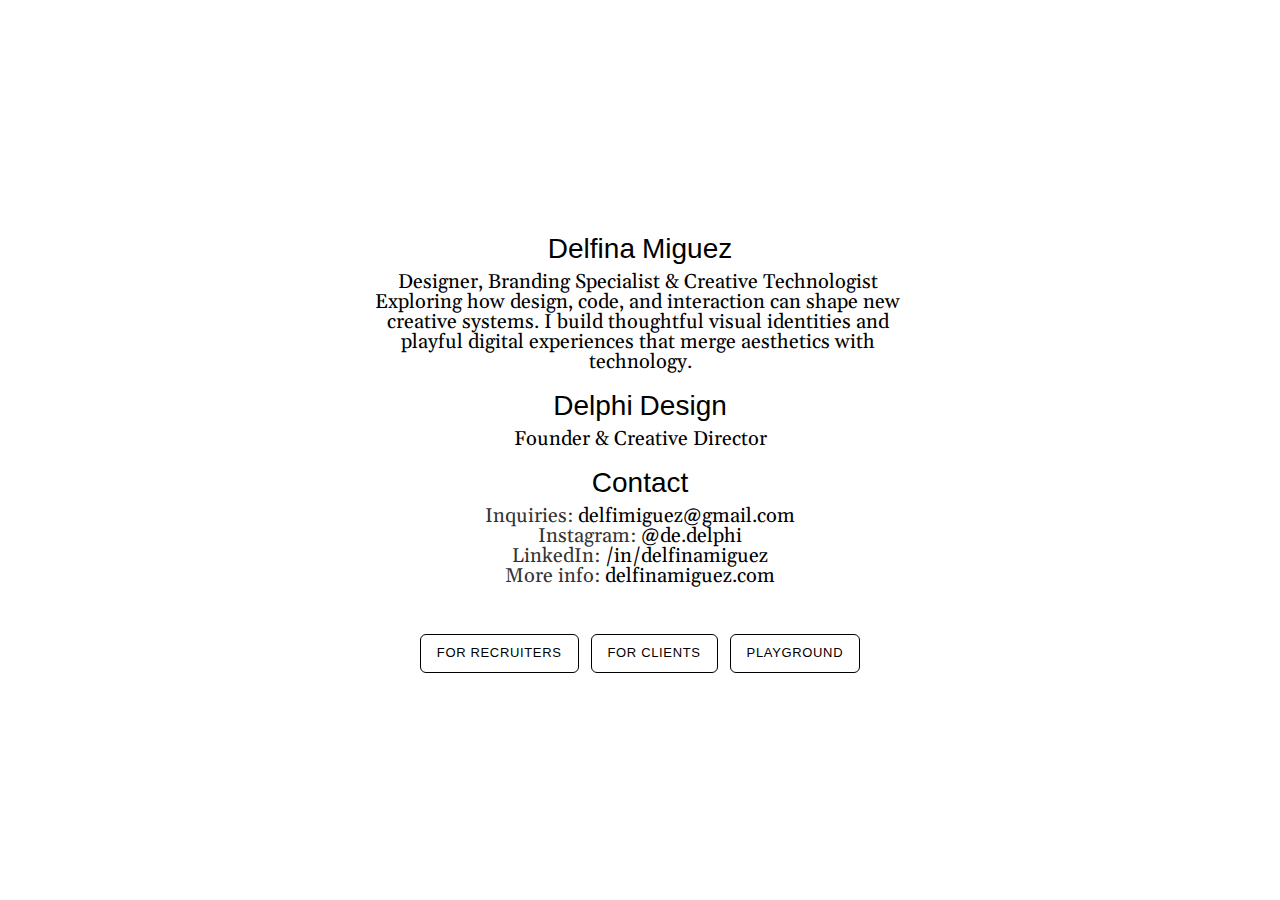
<file: index.html>
<!DOCTYPE html>
<html lang="es">
<head>
    <meta charset="UTF-8">
    <meta name="viewport" content="width=device-width, initial-scale=1.0">
    <meta name="description" content="Delfina Miguez - Designer, Branding Specialist & Creative Technologist">
    <title>Delfina Miguez — Portfolio</title>

    <!-- Google Fonts -->
    <link rel="preconnect" href="https://fonts.googleapis.com">
    <link rel="preconnect" href="https://fonts.gstatic.com" crossorigin>
    <link href="https://fonts.googleapis.com/css2?family=Gelasio:ital,wght@0,400;0,500;0,600;1,400;1,500&display=swap" rel="stylesheet">

    <link rel="stylesheet" href="styles.css">
</head>
<body>
    <!-- Pool de cápsulas reutilizables -->
    <div class="capsule capsule--1" data-capsule-id="0"></div>
    <div class="capsule capsule--2" data-capsule-id="1"></div>
    <div class="capsule capsule--3" data-capsule-id="2"></div>
    <div class="capsule capsule--4" data-capsule-id="3"></div>
    <div class="capsule capsule--5" data-capsule-id="4"></div>
    <div class="capsule capsule--6" data-capsule-id="5"></div>
    <div class="capsule capsule--7" data-capsule-id="6"></div>
    <div class="capsule capsule--8" data-capsule-id="7"></div>
    <div class="capsule capsule--9" data-capsule-id="8"></div>
    <div class="capsule capsule--10" data-capsule-id="9"></div>
    <div class="capsule capsule--11" data-capsule-id="10"></div>
    <div class="capsule capsule--12" data-capsule-id="11"></div>

    <!-- Contenedor principal centrado -->
    <main class="portfolio-container">
        <h1 class="name split-text" data-hover="true">Delfina Miguez</h1>

        <div class="description" data-hover="true">
            <p class="description-text split-text">Designer, Branding Specialist & Creative Technologist Exploring how design, code, and interaction can shape new creative systems. I build thoughtful visual identities and playful digital experiences that merge aesthetics with technology.</p>
        </div>

        <div class="role" data-hover="true">
            <h2 class="role-title split-text">Delphi Design</h2>
            <p class="role-subtitle split-text">Founder & Creative Director</p>
        </div>

        <div class="contact-section" data-hover="true">
            <h2 class="contact-title split-text">Contact</h2>
            <div class="contact-info">
                <p class="contact-line">Inquiries: <a href="mailto:delfimiguez@gmail.com" class="link split-text-link" data-link-url="mailto:delfimiguez@gmail.com">delfimiguez@gmail.com</a></p>
                <p class="contact-line">Instagram: <a href="https://instagram.com/de.delphi" target="_blank" rel="noopener" class="link split-text-link" data-link-url="https://instagram.com/de.delphi">@de.delphi</a></p>
                <p class="contact-line">LinkedIn: <a href="https://linkedin.com/in/delfinamiguez" target="_blank" rel="noopener" class="link split-text-link" data-link-url="https://linkedin.com/in/delfinamiguez">/in/delfinamiguez</a></p>
                <p class="contact-line">More info: <a href="https://delfinamiguez.com" target="_blank" rel="noopener" class="link split-text-link" data-link-url="https://delfinamiguez.com">delfinamiguez.com</a></p>
            </div>
        </div>

        <!-- Navigation Buttons -->
        <nav class="landing-nav">
            <a href="recruiters.html" class="nav-button">For Recruiters</a>
            <a href="clients.html" class="nav-button">For Clients</a>
            <a href="playground.html" class="nav-button">Playground</a>
        </nav>
    </main>

    <script src="script.js"></script>
</body>
</html>
</file>
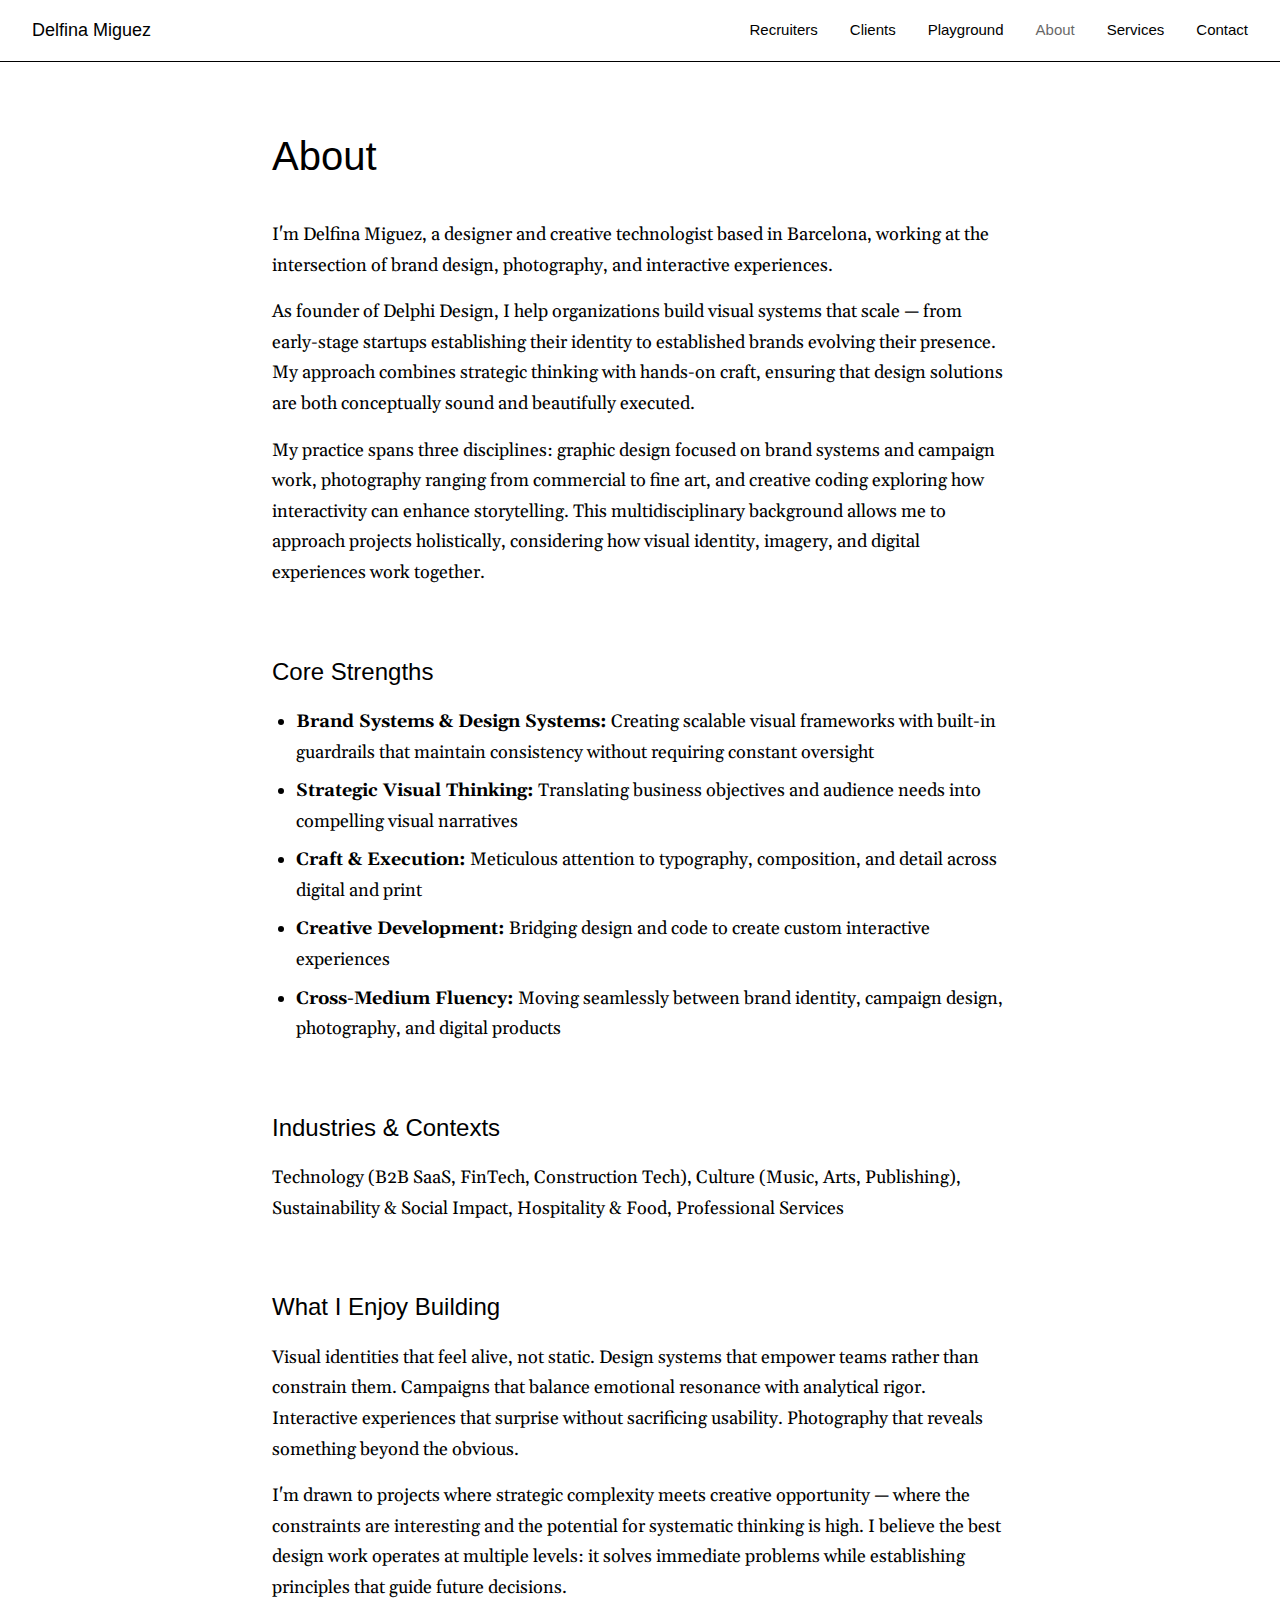
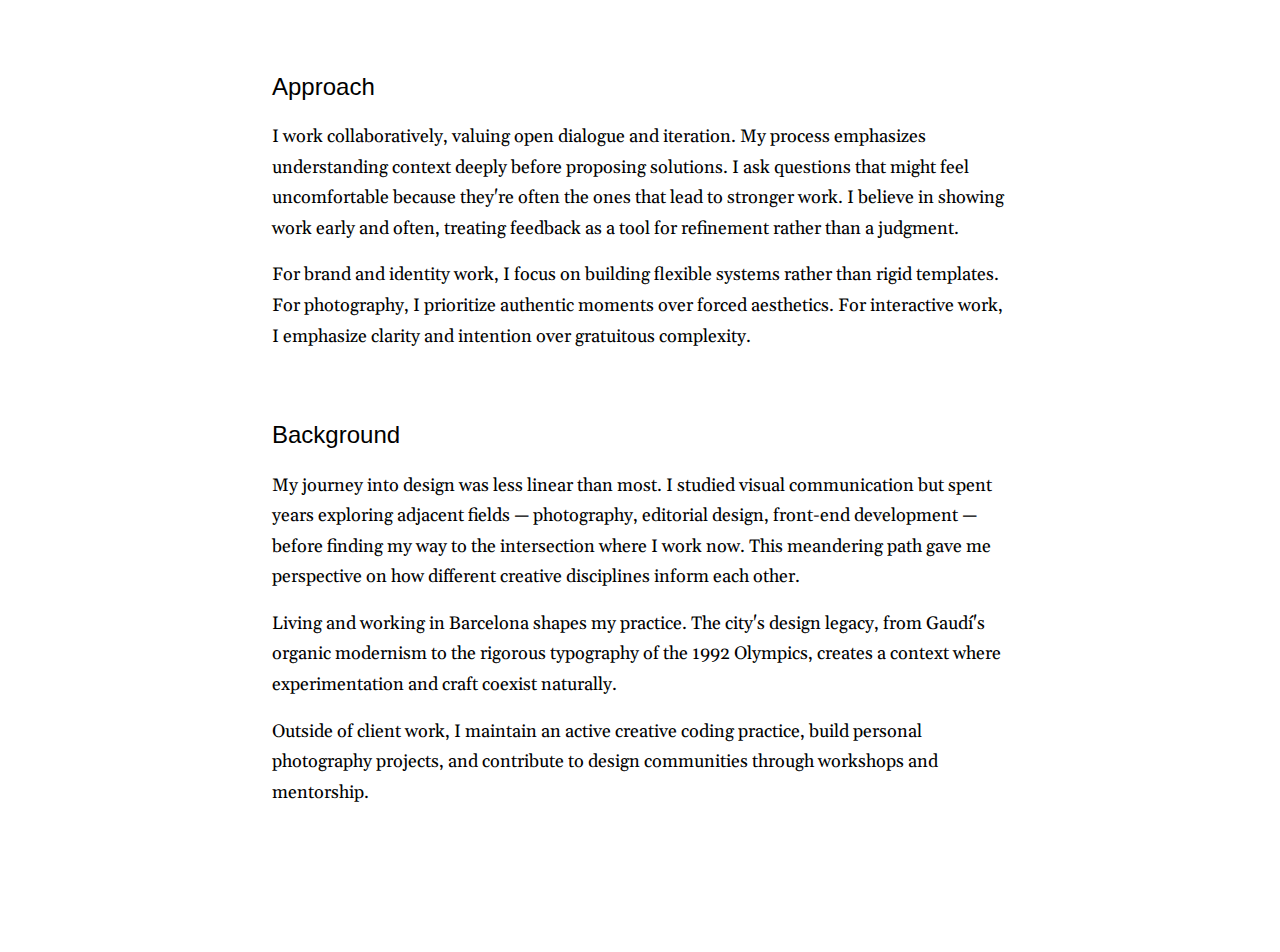
<file: about.html>
<!DOCTYPE html>
<html lang="en">
<head>
    <meta charset="UTF-8">
    <meta name="viewport" content="width=device-width, initial-scale=1.0">
    <meta name="description" content="About Delfina Miguez - Designer & Creative Technologist">
    <title>About — Delfina Miguez</title>

    <!-- Google Fonts -->
    <link rel="preconnect" href="https://fonts.googleapis.com">
    <link rel="preconnect" href="https://fonts.gstatic.com" crossorigin>
    <link href="https://fonts.googleapis.com/css2?family=Gelasio:ital,wght@0,400;0,500;0,600;1,400;1,500&display=swap" rel="stylesheet">

    <link rel="stylesheet" href="global.css">
</head>
<body>
    <!-- Global Navigation -->
    <nav class="site-nav">
        <div class="nav-container">
            <a href="index.html" class="nav-logo">Delfina Miguez</a>
            <button class="nav-toggle">Menu</button>
            <ul class="nav-links">
                <li><a href="recruiters.html">Recruiters</a></li>
                <li><a href="clients.html">Clients</a></li>
                <li><a href="playground.html">Playground</a></li>
                <li><a href="about.html">About</a></li>
                <li><a href="services.html">Services</a></li>
                <li><a href="contact.html">Contact</a></li>
            </ul>
        </div>
    </nav>

    <!-- About Content -->
    <div class="content-page">
        <h1>About</h1>
        
        <p>I'm Delfina Miguez, a designer and creative technologist based in Barcelona, working at the intersection of brand design, photography, and interactive experiences.</p>

        <p>As founder of Delphi Design, I help organizations build visual systems that scale — from early-stage startups establishing their identity to established brands evolving their presence. My approach combines strategic thinking with hands-on craft, ensuring that design solutions are both conceptually sound and beautifully executed.</p>

        <p>My practice spans three disciplines: graphic design focused on brand systems and campaign work, photography ranging from commercial to fine art, and creative coding exploring how interactivity can enhance storytelling. This multidisciplinary background allows me to approach projects holistically, considering how visual identity, imagery, and digital experiences work together.</p>

        <h2>Core Strengths</h2>
        <ul>
            <li><strong>Brand Systems & Design Systems:</strong> Creating scalable visual frameworks with built-in guardrails that maintain consistency without requiring constant oversight</li>
            <li><strong>Strategic Visual Thinking:</strong> Translating business objectives and audience needs into compelling visual narratives</li>
            <li><strong>Craft & Execution:</strong> Meticulous attention to typography, composition, and detail across digital and print</li>
            <li><strong>Creative Development:</strong> Bridging design and code to create custom interactive experiences</li>
            <li><strong>Cross-Medium Fluency:</strong> Moving seamlessly between brand identity, campaign design, photography, and digital products</li>
        </ul>

        <h2>Industries & Contexts</h2>
        <p>Technology (B2B SaaS, FinTech, Construction Tech), Culture (Music, Arts, Publishing), Sustainability & Social Impact, Hospitality & Food, Professional Services</p>

        <h2>What I Enjoy Building</h2>
        <p>Visual identities that feel alive, not static. Design systems that empower teams rather than constrain them. Campaigns that balance emotional resonance with analytical rigor. Interactive experiences that surprise without sacrificing usability. Photography that reveals something beyond the obvious.</p>

        <p>I'm drawn to projects where strategic complexity meets creative opportunity — where the constraints are interesting and the potential for systematic thinking is high. I believe the best design work operates at multiple levels: it solves immediate problems while establishing principles that guide future decisions.</p>

        <h2>Approach</h2>
        <p>I work collaboratively, valuing open dialogue and iteration. My process emphasizes understanding context deeply before proposing solutions. I ask questions that might feel uncomfortable because they're often the ones that lead to stronger work. I believe in showing work early and often, treating feedback as a tool for refinement rather than a judgment.</p>

        <p>For brand and identity work, I focus on building flexible systems rather than rigid templates. For photography, I prioritize authentic moments over forced aesthetics. For interactive work, I emphasize clarity and intention over gratuitous complexity.</p>

        <h2>Background</h2>
        <p>My journey into design was less linear than most. I studied visual communication but spent years exploring adjacent fields — photography, editorial design, front-end development — before finding my way to the intersection where I work now. This meandering path gave me perspective on how different creative disciplines inform each other.</p>

        <p>Living and working in Barcelona shapes my practice. The city's design legacy, from Gaudí's organic modernism to the rigorous typography of the 1992 Olympics, creates a context where experimentation and craft coexist naturally.</p>

        <p>Outside of client work, I maintain an active creative coding practice, build personal photography projects, and contribute to design communities through workshops and mentorship.</p>
    </div>

    <script src="global.js"></script>
</body>
</html>
</file>
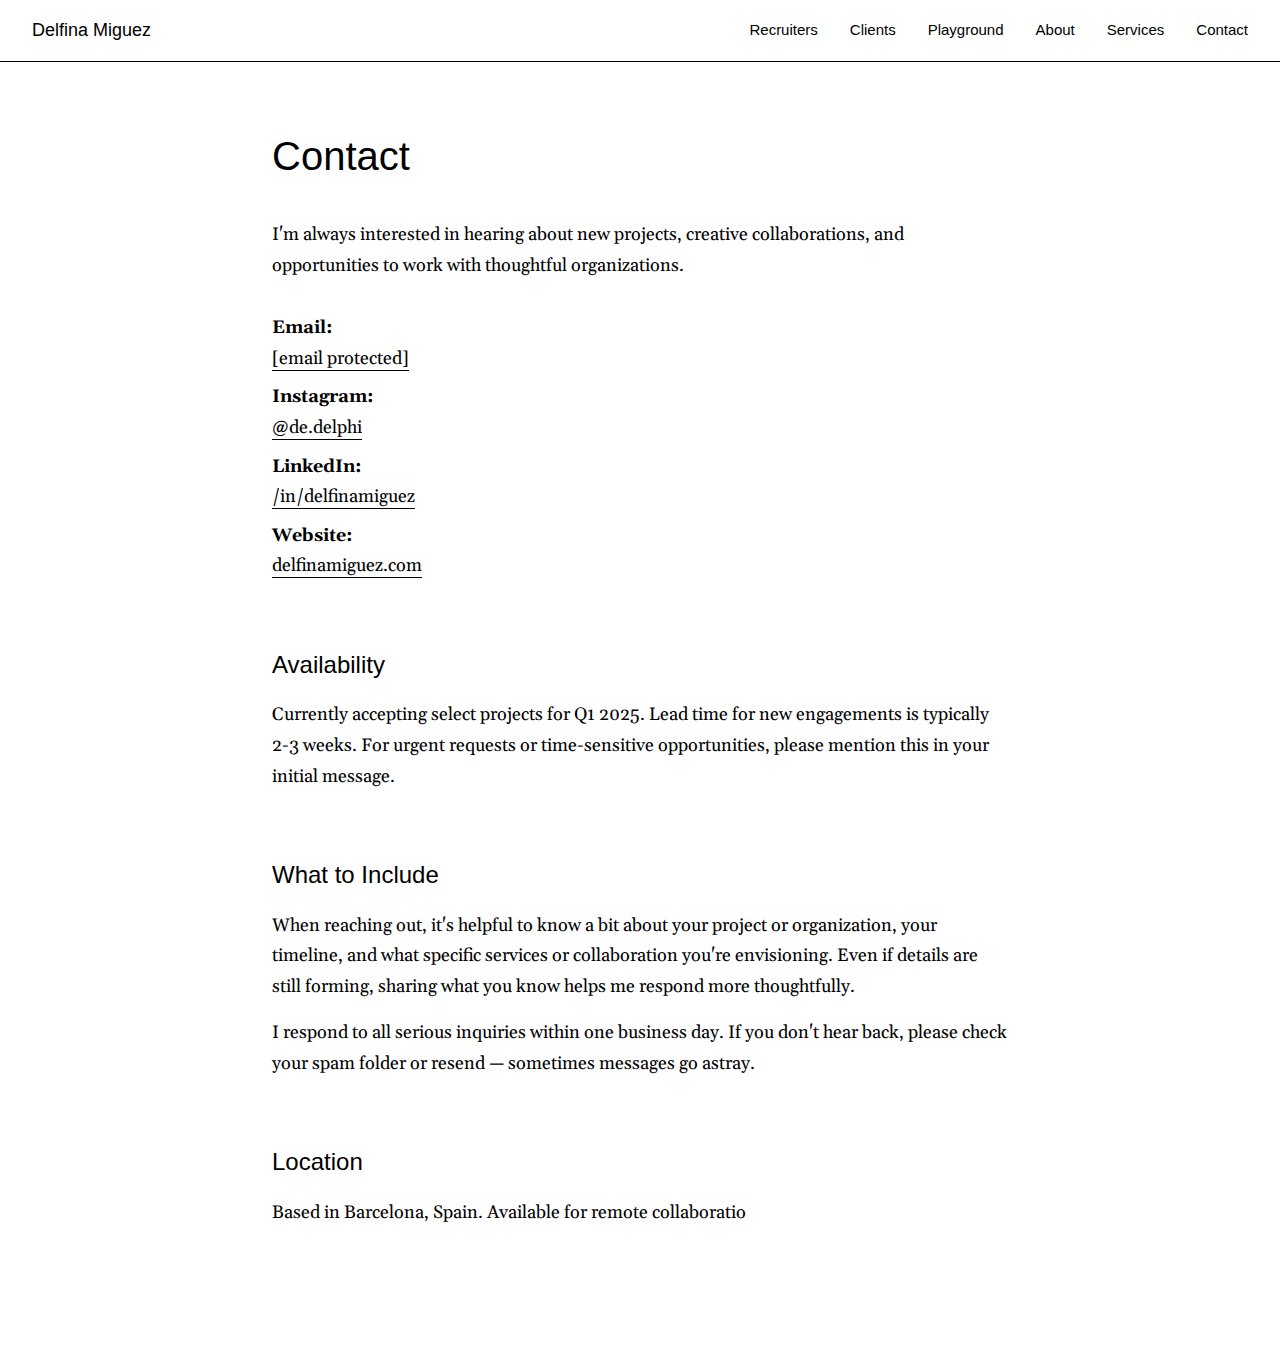
<file: contact.html>
<!DOCTYPE html>
<html lang="en">
<head>
    <meta charset="UTF-8">
    <meta name="viewport" content="width=device-width, initial-scale=1.0">
    <meta name="description" content="Contact Delfina Miguez">
    <title>Contact — Delfina Miguez</title>

    <!-- Google Fonts -->
    <link rel="preconnect" href="https://fonts.googleapis.com">
    <link rel="preconnect" href="https://fonts.gstatic.com" crossorigin>
    <link href="https://fonts.googleapis.com/css2?family=Gelasio:ital,wght@0,400;0,500;0,600;1,400;1,500&display=swap" rel="stylesheet">

    <link rel="stylesheet" href="global.css">
</head>
<body>
    <!-- Global Navigation -->
    <nav class="site-nav">
        <div class="nav-container">
            <a href="index.html" class="nav-logo">Delfina Miguez</a>
            <button class="nav-toggle">Menu</button>
            <ul class="nav-links">
                <li><a href="recruiters.html">Recruiters</a></li>
                <li><a href="clients.html">Clients</a></li>
                <li><a href="playground.html">Playground</a></li>
                <li><a href="about.html">About</a></li>
                <li><a href="services.html">Services</a></li>
                <li><a href="contact.html">Contact</a></li>
            </ul>
        </div>
    </nav>

    <!-- Contact Content -->
    <div class="content-page">
        <h1>Contact</h1>
        
        <p>I'm always interested in hearing about new projects, creative collaborations, and opportunities to work with thoughtful organizations.</p>

        <div class="contact-info">
            <p><strong>Email:</strong><br>
            <a href="/cdn-cgi/l/email-protection#680c0d040e0105010f1d0d12280f05090104460b0705"><span class="__cf_email__" data-cfemail="91f5f4fdf7f8fcf8f6e4f4ebd1f6fcf0f8fdbff2fefc">[email&#160;protected]</span></a></p>

            <p><strong>Instagram:</strong><br>
            <a href="https://instagram.com/de.delphi" target="_blank" rel="noopener">@de.delphi</a></p>

            <p><strong>LinkedIn:</strong><br>
            <a href="https://linkedin.com/in/delfinamiguez" target="_blank" rel="noopener">/in/delfinamiguez</a></p>

            <p><strong>Website:</strong><br>
            <a href="https://delfinamiguez.com" target="_blank" rel="noopener">delfinamiguez.com</a></p>
        </div>

        <h2>Availability</h2>
        <p>Currently accepting select projects for Q1 2025. Lead time for new engagements is typically 2-3 weeks. For urgent requests or time-sensitive opportunities, please mention this in your initial message.</p>

        <h2>What to Include</h2>
        <p>When reaching out, it's helpful to know a bit about your project or organization, your timeline, and what specific services or collaboration you're envisioning. Even if details are still forming, sharing what you know helps me respond more thoughtfully.</p>

        <p>I respond to all serious inquiries within one business day. If you don't hear back, please check your spam folder or resend — sometimes messages go astray.</p>

        <h2>Location</h2>
        <p>Based in Barcelona, Spain. Available for remote collaboratio
</file>
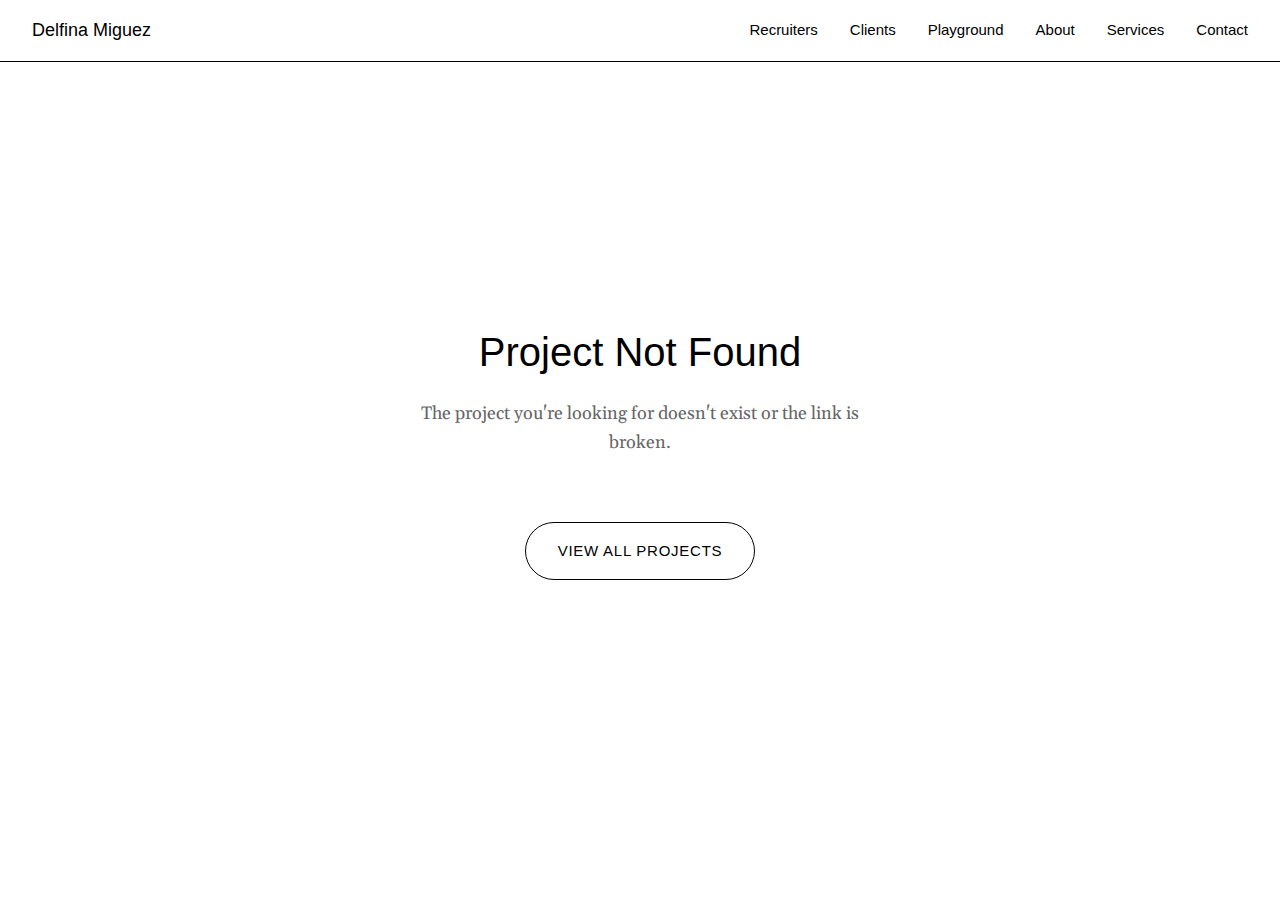
<file: project.html>
<!DOCTYPE html>
<html lang="en">
<head>
    <meta charset="UTF-8">
    <meta name="viewport" content="width=device-width, initial-scale=1.0">
    <meta name="description" content="Project Detail - Delfina Miguez Portfolio">
    <title id="page-title">Project — Delfina Miguez</title>

    <!-- Google Fonts -->
    <link rel="preconnect" href="https://fonts.googleapis.com">
    <link rel="preconnect" href="https://fonts.gstatic.com" crossorigin>
    <link href="https://fonts.googleapis.com/css2?family=Gelasio:ital,wght@0,400;0,500;0,600;1,400;1,500&display=swap" rel="stylesheet">

    <link rel="stylesheet" href="../global.css">
    <link rel="stylesheet" href="../project-detail.css">
</head>
<body>
    <!-- Global Navigation -->
    <nav class="site-nav">
        <div class="nav-container">
            <a href="../index.html" class="nav-logo">Delfina Miguez</a>
            <button class="nav-toggle">Menu</button>
            <ul class="nav-links">
                <li><a href="../recruiters.html">Recruiters</a></li>
                <li><a href="../clients.html">Clients</a></li>
                <li><a href="../playground.html">Playground</a></li>
                <li><a href="../about.html">About</a></li>
                <li><a href="../services.html">Services</a></li>
                <li><a href="../contact.html">Contact</a></li>
            </ul>
        </div>
    </nav>

    <!-- Project Detail Container -->
    <div class="project-detail-container">
        <!-- Project Header -->
        <header class="project-header">
            <div class="project-header-content">
                <div class="project-meta" id="project-meta">
                    <!-- Dynamically populated -->
                </div>
                <h1 class="project-title" id="project-title">Project Title</h1>
                <p class="project-subtitle" id="project-subtitle">Project subtitle</p>
            </div>
        </header>

        <!-- Main Content Area with Sidebar -->
        <div class="project-content-wrapper">
            <!-- Sticky Sidebar -->
            <aside class="project-sidebar">
                <nav class="project-nav">
                    <h3 class="project-nav-title">Contents</h3>
                    <ul class="project-nav-links" id="project-nav">
                        <!-- Dynamically populated -->
                    </ul>
                </nav>
            </aside>

            <!-- Main Content -->
            <main class="project-main-content">
                <!-- Hero Image -->
                <div class="project-hero">
                    <div class="project-image-placeholder" data-label="Project Hero Image"></div>
                </div>

                <!-- Dynamic Sections -->
                <div id="project-sections">
                    <!-- Dynamically populated from data -->
                </div>

                <!-- Back Navigation -->
                <div class="project-back-nav">
                    <a href="javascript:history.back()" class="back-link">← Back to Projects</a>
                </div>
            </main>
        </div>
    </div>

    <!-- Error State (hidden by default) -->
    <div class="error-state" id="error-state" style="display: none;">
        <div class="error-content">
            <h2>Project Not Found</h2>
            <p>The project you're looking for doesn't exist or the link is broken.</p>
            <a href="../recruiters.html" class="nav-button">View All Projects</a>
        </div>
    </div>

    <!-- Scripts -->
    <script src="../projects-data-extended.js"></script>
    <script src="../global.js"></script>
    <script src="../project-detail.js"></script>
</body>
</html>
</file>
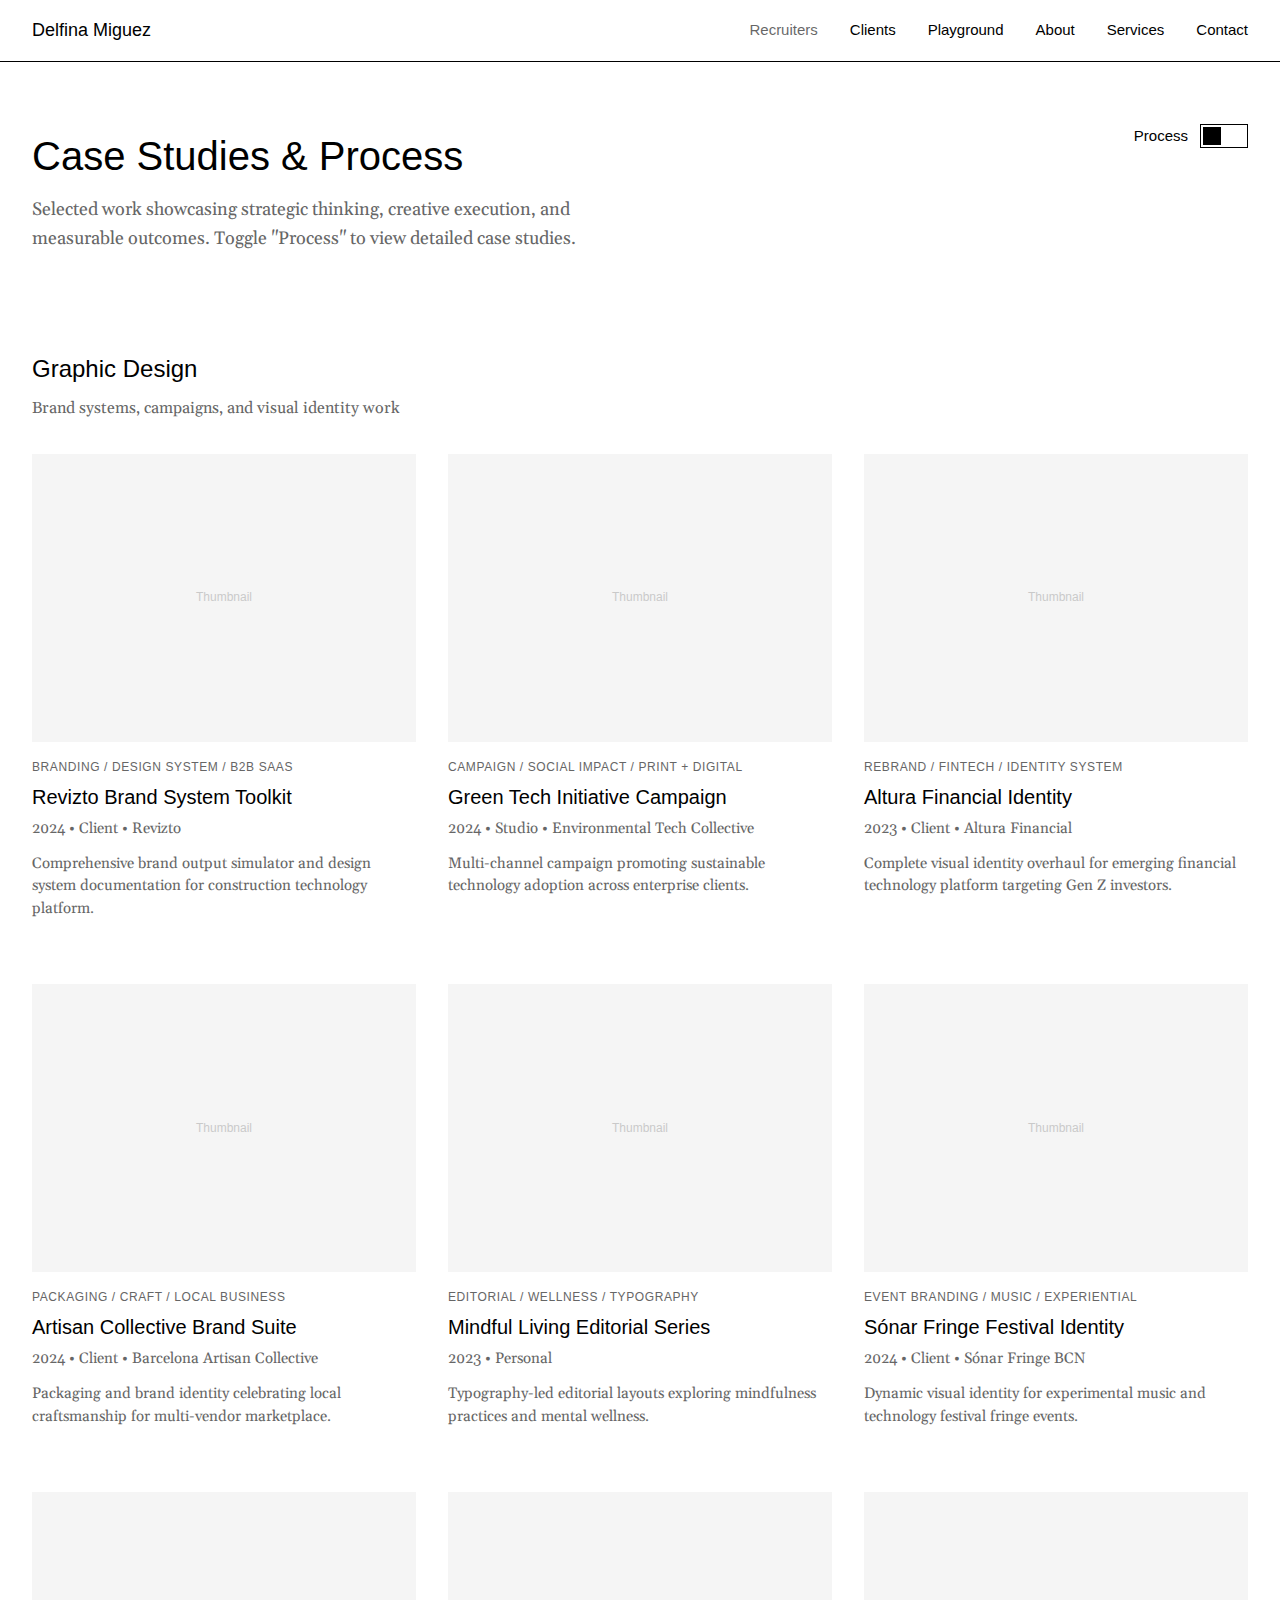
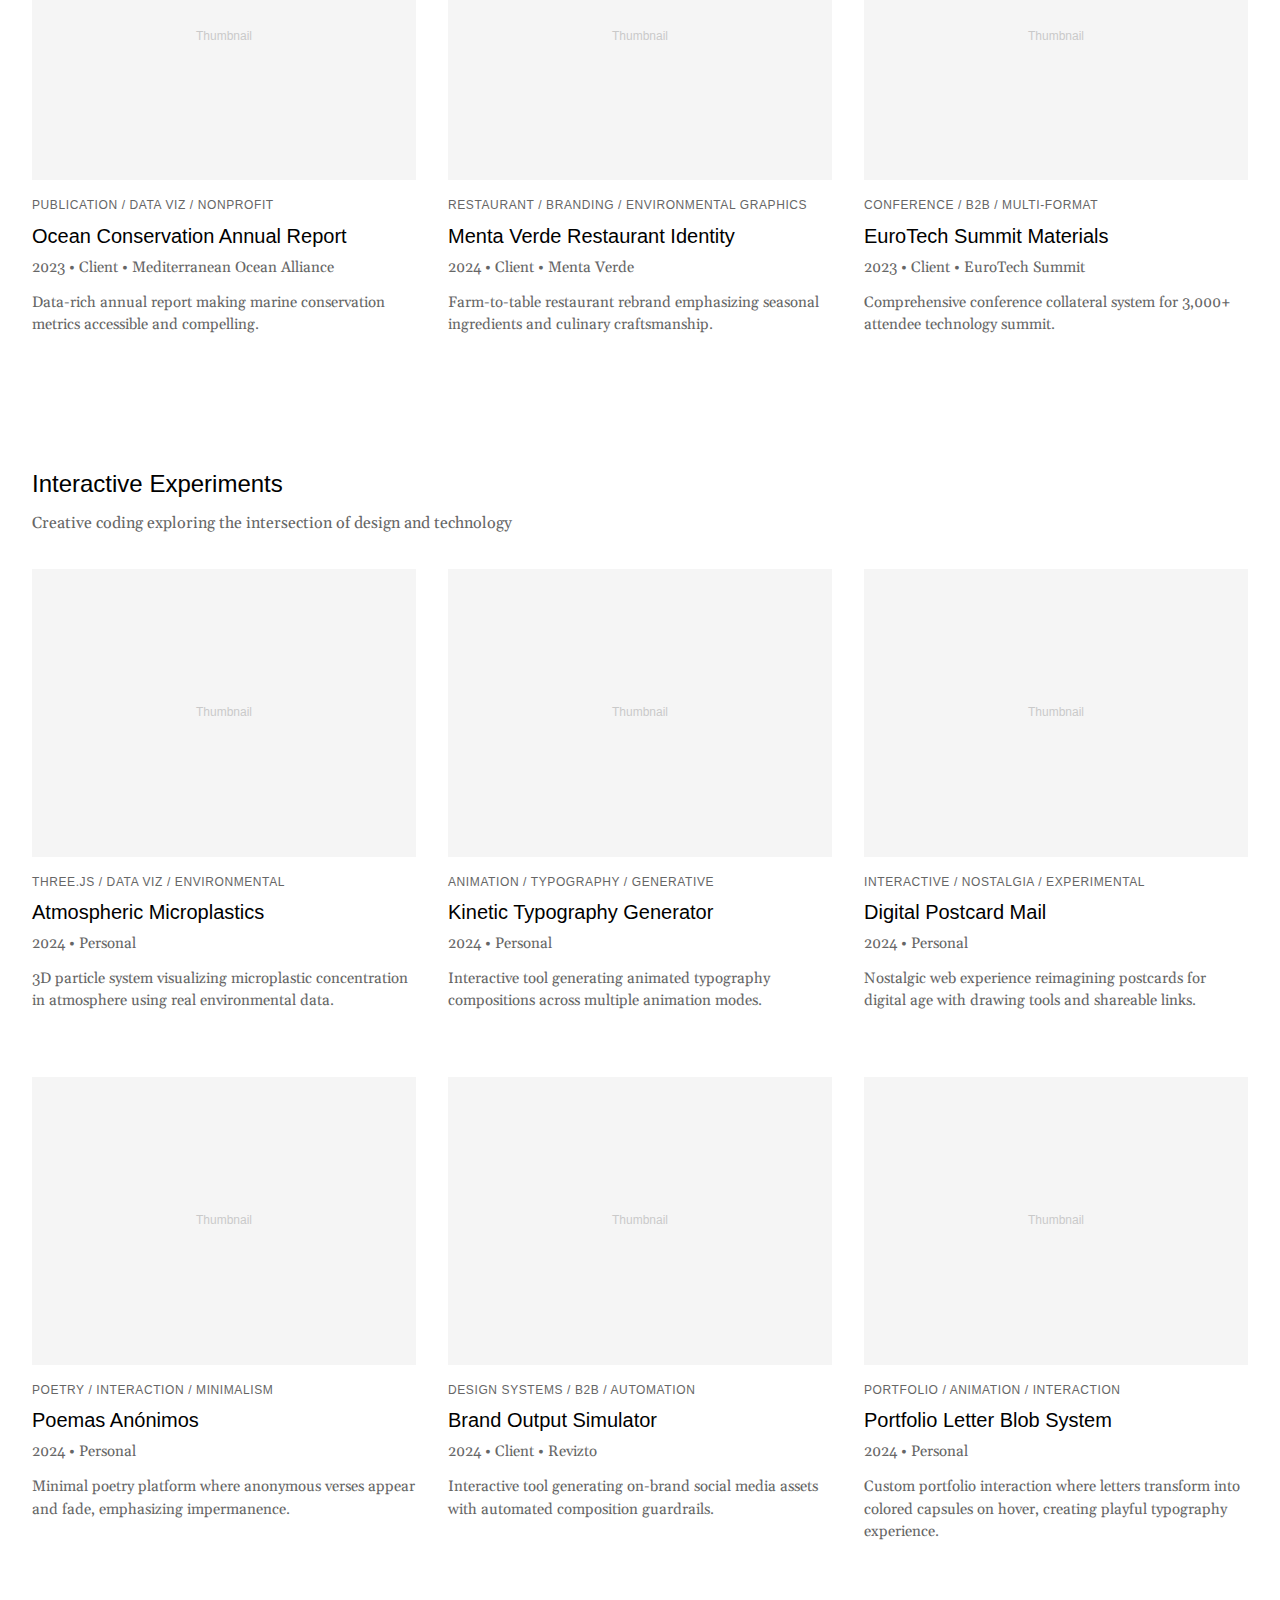
<file: recruiters.html>
<!DOCTYPE html>
<html lang="en">
<head>
    <meta charset="UTF-8">
    <meta name="viewport" content="width=device-width, initial-scale=1.0">
    <meta name="description" content="Case Studies & Process - Delfina Miguez Portfolio">
    <title>For Recruiters — Delfina Miguez</title>

    <!-- Google Fonts -->
    <link rel="preconnect" href="https://fonts.googleapis.com">
    <link rel="preconnect" href="https://fonts.gstatic.com" crossorigin>
    <link href="https://fonts.googleapis.com/css2?family=Gelasio:ital,wght@0,400;0,500;0,600;1,400;1,500&display=swap" rel="stylesheet">

    <link rel="stylesheet" href="global.css">
</head>
<body>
    <!-- Global Navigation -->
    <nav class="site-nav">
        <div class="nav-container">
            <a href="index.html" class="nav-logo">Delfina Miguez</a>
            <button class="nav-toggle">Menu</button>
            <ul class="nav-links">
                <li><a href="recruiters.html">Recruiters</a></li>
                <li><a href="clients.html">Clients</a></li>
                <li><a href="playground.html">Playground</a></li>
                <li><a href="about.html">About</a></li>
                <li><a href="services.html">Services</a></li>
                <li><a href="contact.html">Contact</a></li>
            </ul>
        </div>
    </nav>

    <!-- Page Header with Process Toggle -->
    <header class="page-header">
        <div class="header-top">
            <div class="header-content">
                <h1>Case Studies & Process</h1>
                <p>Selected work showcasing strategic thinking, creative execution, and measurable outcomes. Toggle "Process" to view detailed case studies.</p>
            </div>
            <div class="process-toggle">
                <label for="processToggle">Process</label>
                <input type="checkbox" id="processToggle" class="toggle-checkbox">
                <label for="processToggle" class="toggle-switch"></label>
            </div>
        </div>
    </header>

    <!-- Projects Container -->
    <div class="projects-container">
        <!-- Graphic Design Section -->
        <section class="section">
            <div class="section-header">
                <h2 class="section-title">Graphic Design</h2>
                <p class="section-subtitle">Brand systems, campaigns, and visual identity work</p>
            </div>
            <div class="projects-grid" id="graphicDesignGrid"></div>
        </section>

        <!-- Vibe Coding Section -->
        <section class="section">
            <div class="section-header">
                <h2 class="section-title">Interactive Experiments</h2>
                <p class="section-subtitle">Creative coding exploring the intersection of design and technology</p>
            </div>
            <div class="projects-grid" id="vibeCodingGrid"></div>
        </section>
    </div>

    <!-- Scripts -->
    <script src="projects-data.js"></script>
    <script src="global.js"></script>
    <script>
        // Render projects when page loads
        document.addEventListener('DOMContentLoaded', () => {
            const recruiterData = getRecruiterProjects();
            
            // Render Graphic Design projects
            const gdGrid = document.getElementById('graphicDesignGrid');
            recruiterData.graphicDesign.forEach(project => {
                const card = ProjectRenderer.renderProjectCard(project);
                gdGrid.appendChild(card);
            });
            
            // Render Vibe Coding projects
            const vcGrid = document.getElementById('vibeCodingGrid');
            recruiterData.vibeCoding.forEach(project => {
                const card = ProjectRenderer.renderProjectCard(project);
                vcGrid.appendChild(card);
            });
        });
    </script>
</body>
</html>
</file>
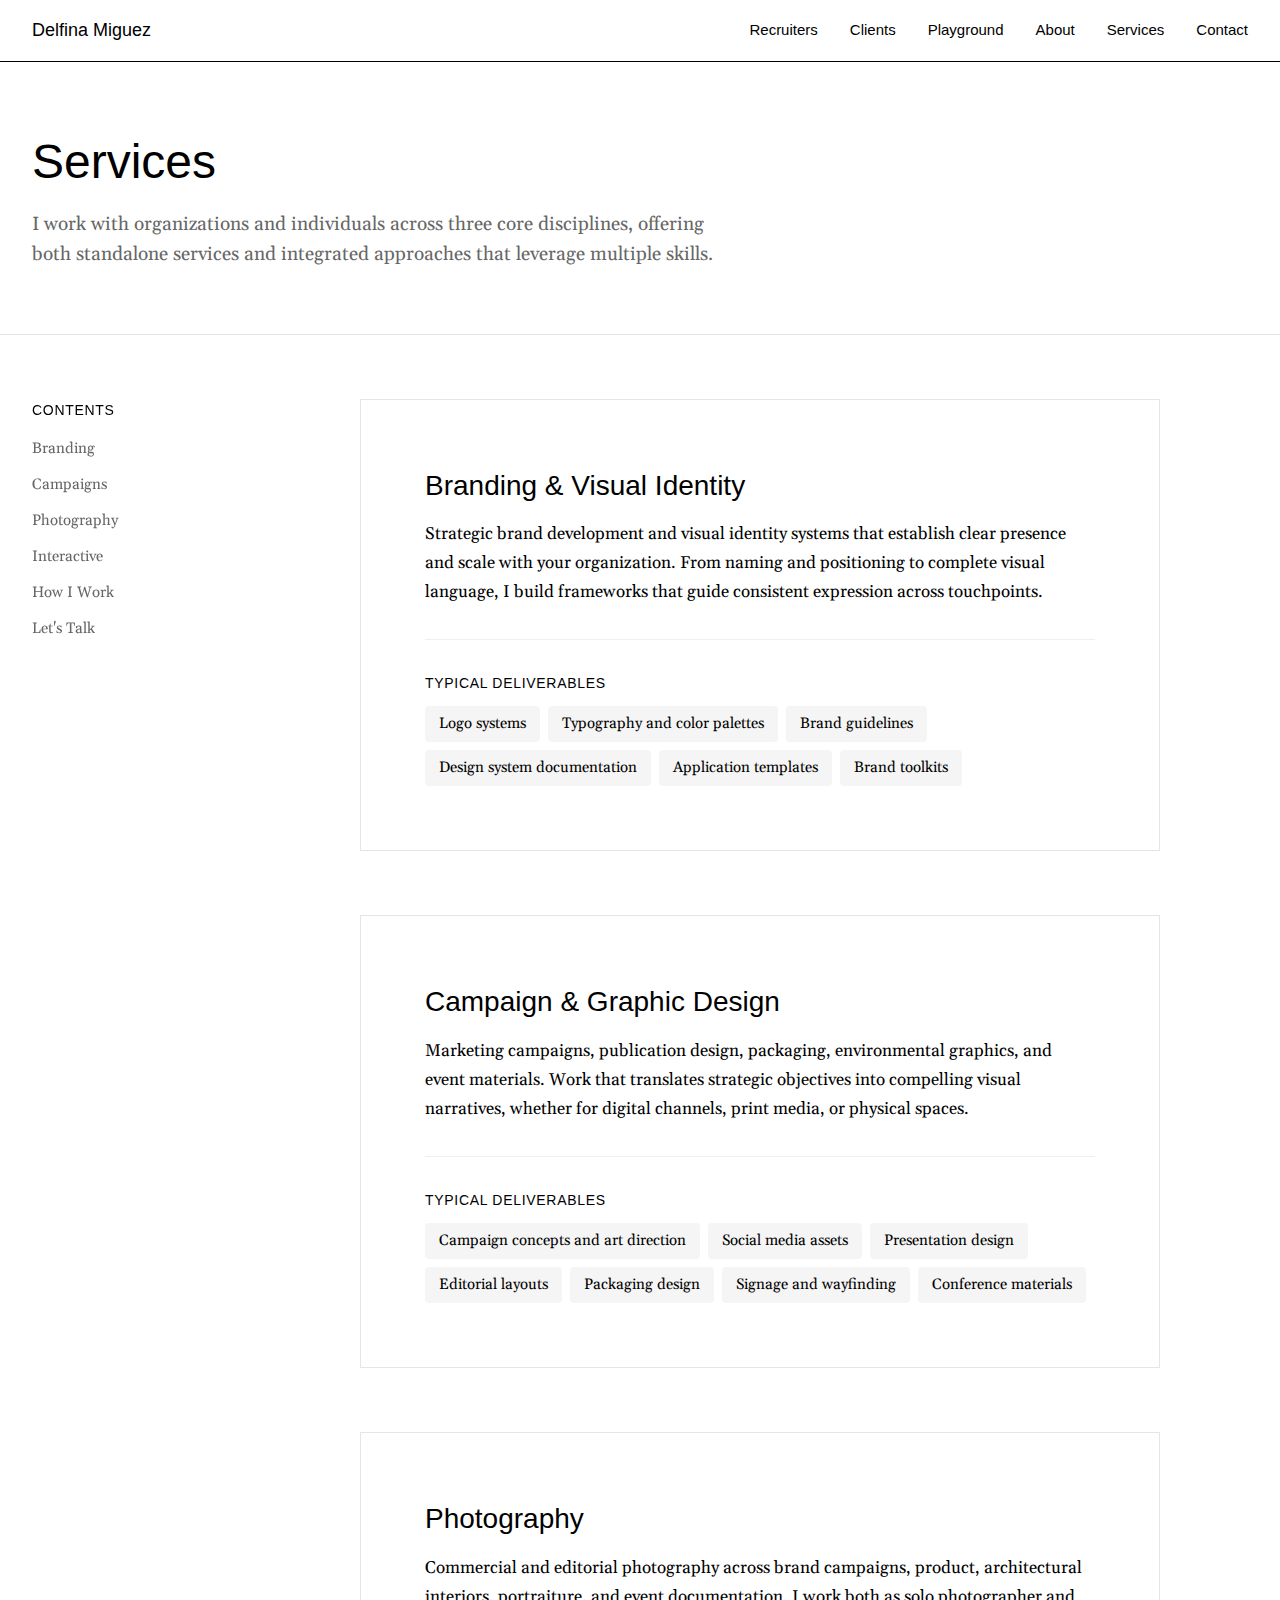
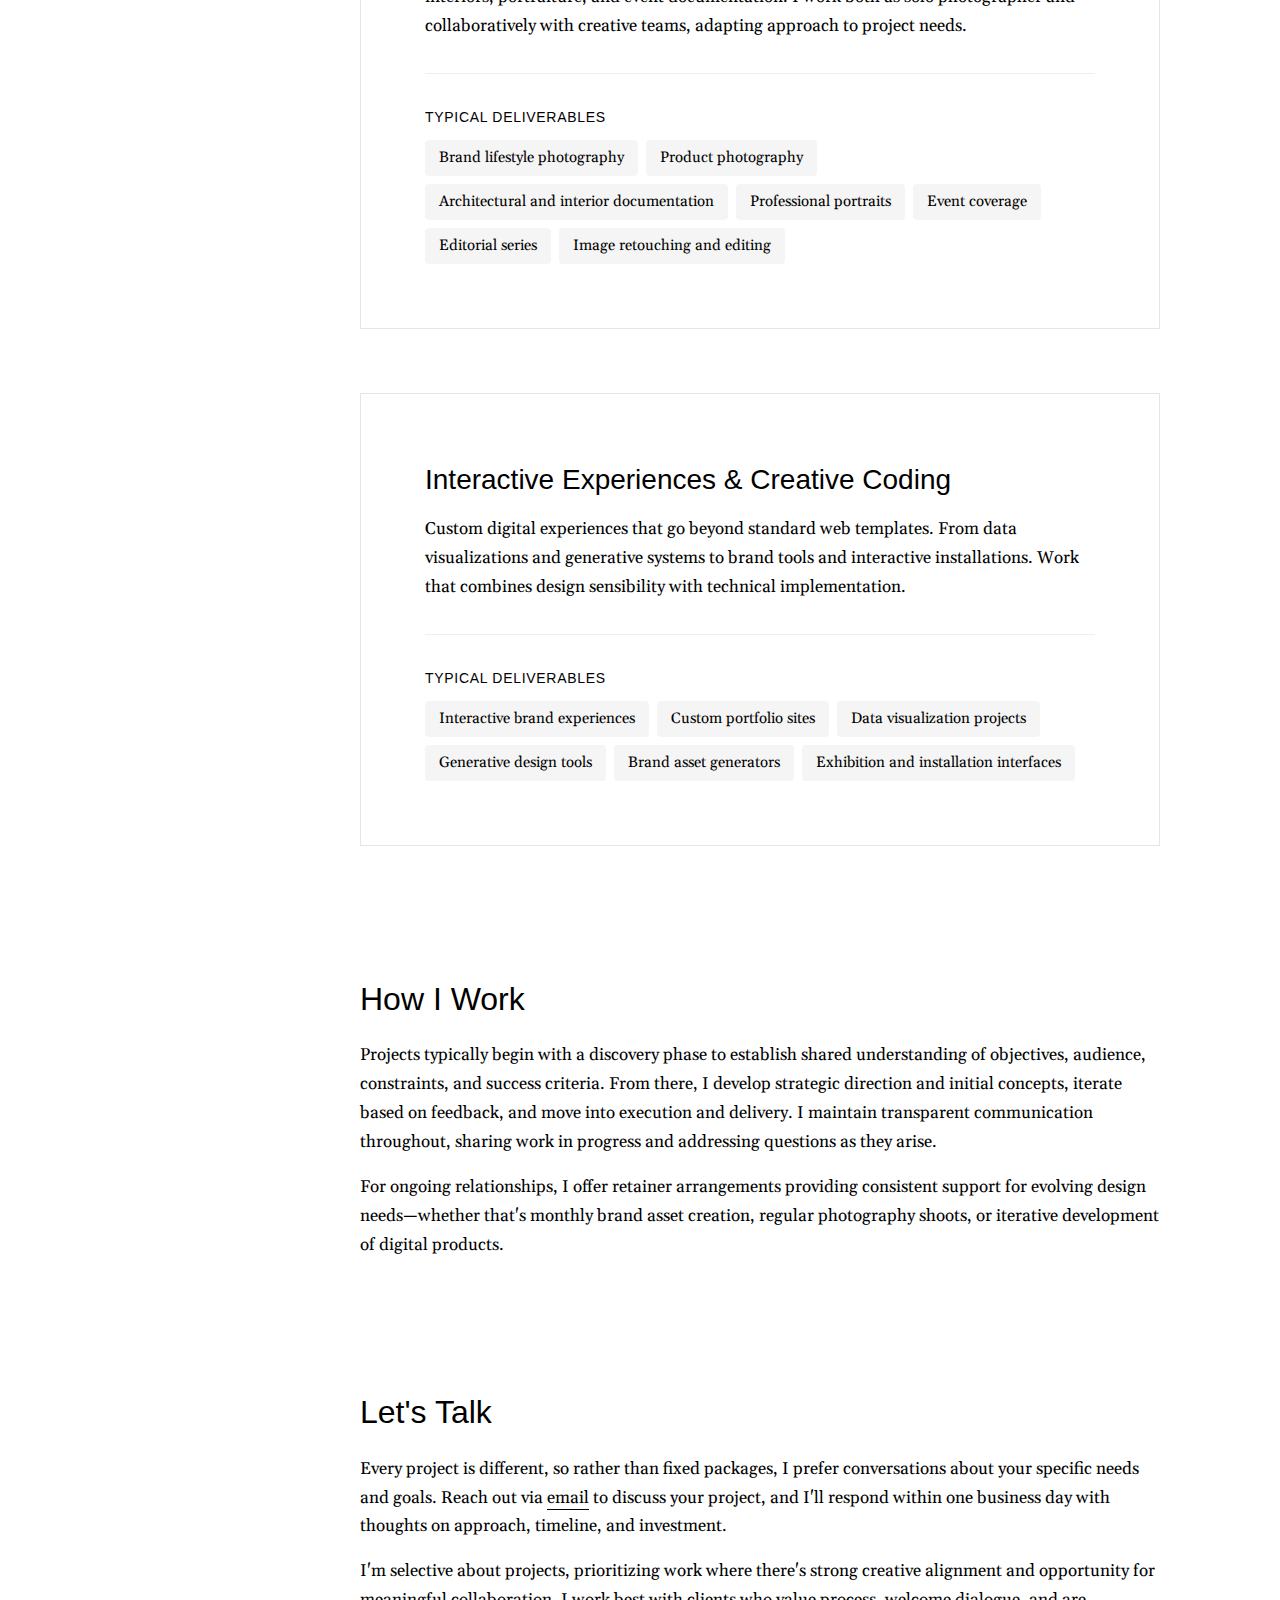
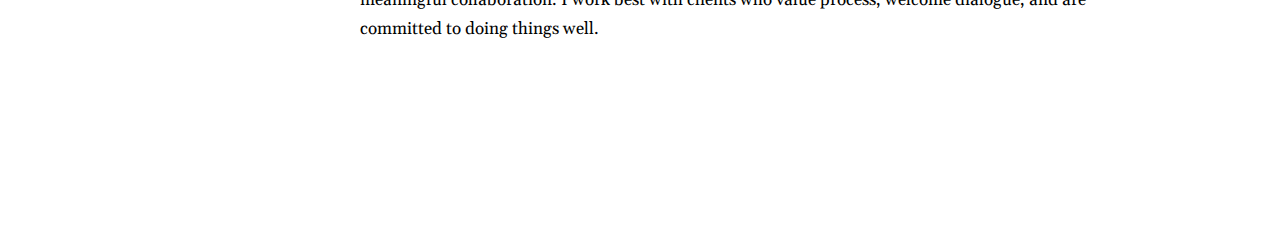
<file: services.html>
<!DOCTYPE html>
<html lang="en">
<head>
    <meta charset="UTF-8">
    <meta name="viewport" content="width=device-width, initial-scale=1.0">
    <meta name="description" content="Services - Delfina Miguez">
    <title>Services — Delfina Miguez</title>

    <!-- Google Fonts -->
    <link rel="preconnect" href="https://fonts.googleapis.com">
    <link rel="preconnect" href="https://fonts.gstatic.com" crossorigin>
    <link href="https://fonts.googleapis.com/css2?family=Gelasio:ital,wght@0,400;0,500;0,600;1,400;1,500&display=swap" rel="stylesheet">

    <link rel="stylesheet" href="global.css">
    <link rel="stylesheet" href="content-pages.css">
</head>
<body>
    <!-- Global Navigation -->
    <nav class="site-nav">
        <div class="nav-container">
            <a href="index.html" class="nav-logo">Delfina Miguez</a>
            <button class="nav-toggle">Menu</button>
            <ul class="nav-links">
                <li><a href="recruiters.html">Recruiters</a></li>
                <li><a href="clients.html">Clients</a></li>
                <li><a href="playground.html">Playground</a></li>
                <li><a href="about.html">About</a></li>
                <li><a href="services.html">Services</a></li>
                <li><a href="contact.html">Contact</a></li>
            </ul>
        </div>
    </nav>

    <!-- Content Container -->
    <div class="content-page-container">
        <!-- Page Header -->
        <header class="content-page-header">
            <h1>Services</h1>
            <p class="header-intro">I work with organizations and individuals across three core disciplines, offering both standalone services and integrated approaches that leverage multiple skills.</p>
        </header>

        <!-- Main Content with Sidebar -->
        <div class="content-wrapper">
            <!-- Sticky Sidebar -->
            <aside class="content-sidebar">
                <nav class="content-nav">
                    <h3 class="content-nav-title">Contents</h3>
                    <ul class="content-nav-links">
                        <li><a href="#branding">Branding</a></li>
                        <li><a href="#campaigns">Campaigns</a></li>
                        <li><a href="#photography">Photography</a></li>
                        <li><a href="#interactive">Interactive</a></li>
                        <li><a href="#how-i-work">How I Work</a></li>
                        <li><a href="#contact">Let's Talk</a></li>
                    </ul>
                </nav>
            </aside>

            <!-- Main Content -->
            <main class="content-main">
                <!-- Service Cards -->
                <div class="services-grid">
                    <!-- Service 1 -->
                    <article class="service-card" id="branding">
                        <h2>Branding & Visual Identity</h2>
                        <p>Strategic brand development and visual identity systems that establish clear presence and scale with your organization. From naming and positioning to complete visual language, I build frameworks that guide consistent expression across touchpoints.</p>
                        <div class="deliverables">
                            <h4>Typical Deliverables</h4>
                            <ul>
                                <li>Logo systems</li>
                                <li>Typography and color palettes</li>
                                <li>Brand guidelines</li>
                                <li>Design system documentation</li>
                                <li>Application templates</li>
                                <li>Brand toolkits</li>
                            </ul>
                        </div>
                    </article>

                    <!-- Service 2 -->
                    <article class="service-card" id="campaigns">
                        <h2>Campaign & Graphic Design</h2>
                        <p>Marketing campaigns, publication design, packaging, environmental graphics, and event materials. Work that translates strategic objectives into compelling visual narratives, whether for digital channels, print media, or physical spaces.</p>
                        <div class="deliverables">
                            <h4>Typical Deliverables</h4>
                            <ul>
                                <li>Campaign concepts and art direction</li>
                                <li>Social media assets</li>
                                <li>Presentation design</li>
                                <li>Editorial layouts</li>
                                <li>Packaging design</li>
                                <li>Signage and wayfinding</li>
                                <li>Conference materials</li>
                            </ul>
                        </div>
                    </article>

                    <!-- Service 3 -->
                    <article class="service-card" id="photography">
                        <h2>Photography</h2>
                        <p>Commercial and editorial photography across brand campaigns, product, architectural interiors, portraiture, and event documentation. I work both as solo photographer and collaboratively with creative teams, adapting approach to project needs.</p>
                        <div class="deliverables">
                            <h4>Typical Deliverables</h4>
                            <ul>
                                <li>Brand lifestyle photography</li>
                                <li>Product photography</li>
                                <li>Architectural and interior documentation</li>
                                <li>Professional portraits</li>
                                <li>Event coverage</li>
                                <li>Editorial series</li>
                                <li>Image retouching and editing</li>
                            </ul>
                        </div>
                    </article>

                    <!-- Service 4 -->
                    <article class="service-card" id="interactive">
                        <h2>Interactive Experiences & Creative Coding</h2>
                        <p>Custom digital experiences that go beyond standard web templates. From data visualizations and generative systems to brand tools and interactive installations. Work that combines design sensibility with technical implementation.</p>
                        <div class="deliverables">
                            <h4>Typical Deliverables</h4>
                            <ul>
                                <li>Interactive brand experiences</li>
                                <li>Custom portfolio sites</li>
                                <li>Data visualization projects</li>
                                <li>Generative design tools</li>
                                <li>Brand asset generators</li>
                                <li>Exhibition and installation interfaces</li>
                            </ul>
                        </div>
                    </article>
                </div>

                <!-- How I Work Section -->
                <section class="content-section" id="how-i-work">
                    <h2>How I Work</h2>
                    <p>Projects typically begin with a discovery phase to establish shared understanding of objectives, audience, constraints, and success criteria. From there, I develop strategic direction and initial concepts, iterate based on feedback, and move into execution and delivery. I maintain transparent communication throughout, sharing work in progress and addressing questions as they arise.</p>
                    <p>For ongoing relationships, I offer retainer arrangements providing consistent support for evolving design needs—whether that's monthly brand asset creation, regular photography shoots, or iterative development of digital products.</p>
                </section>

                <!-- Contact Section -->
                <section class="content-section" id="contact">
                    <h2>Let's Talk</h2>
                    <p>Every project is different, so rather than fixed packages, I prefer conversations about your specific needs and goals. Reach out via <a href="/cdn-cgi/l/email-protection#7612131a101f1b1f1103130c36111b171f1a5815191b">email</a> to discuss your project, and I'll respond within one business day with thoughts on approach, timeline, and investment.</p>
                    <p>I'm selective about projects, prioritizing work where there's strong creative alignment and opportunity for meaningful collaboration. I work best with clients who value process, welcome dialogue, and are committed to doing things well.</p>
                </section>
            </main>
        </div>
    </div>

    <script data-cfasync="false" src="/cdn-cgi/scripts/
</file>
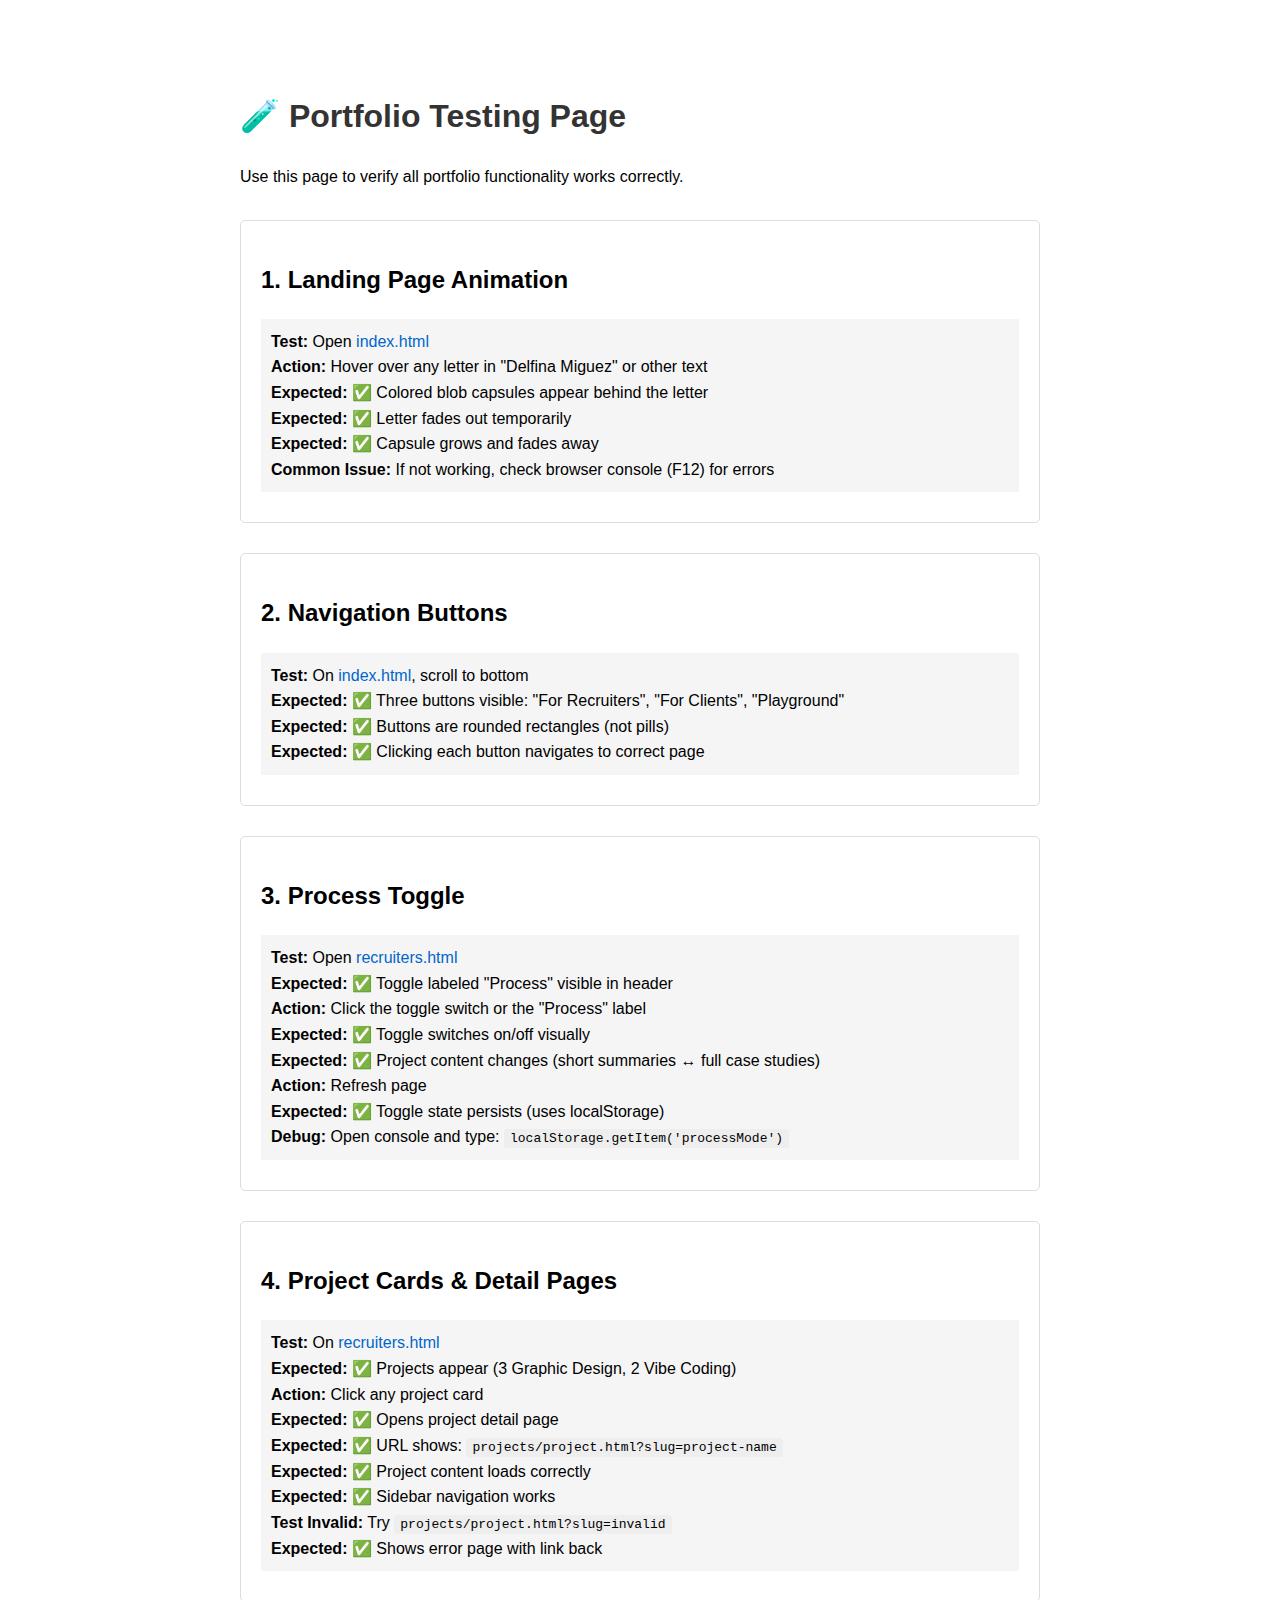
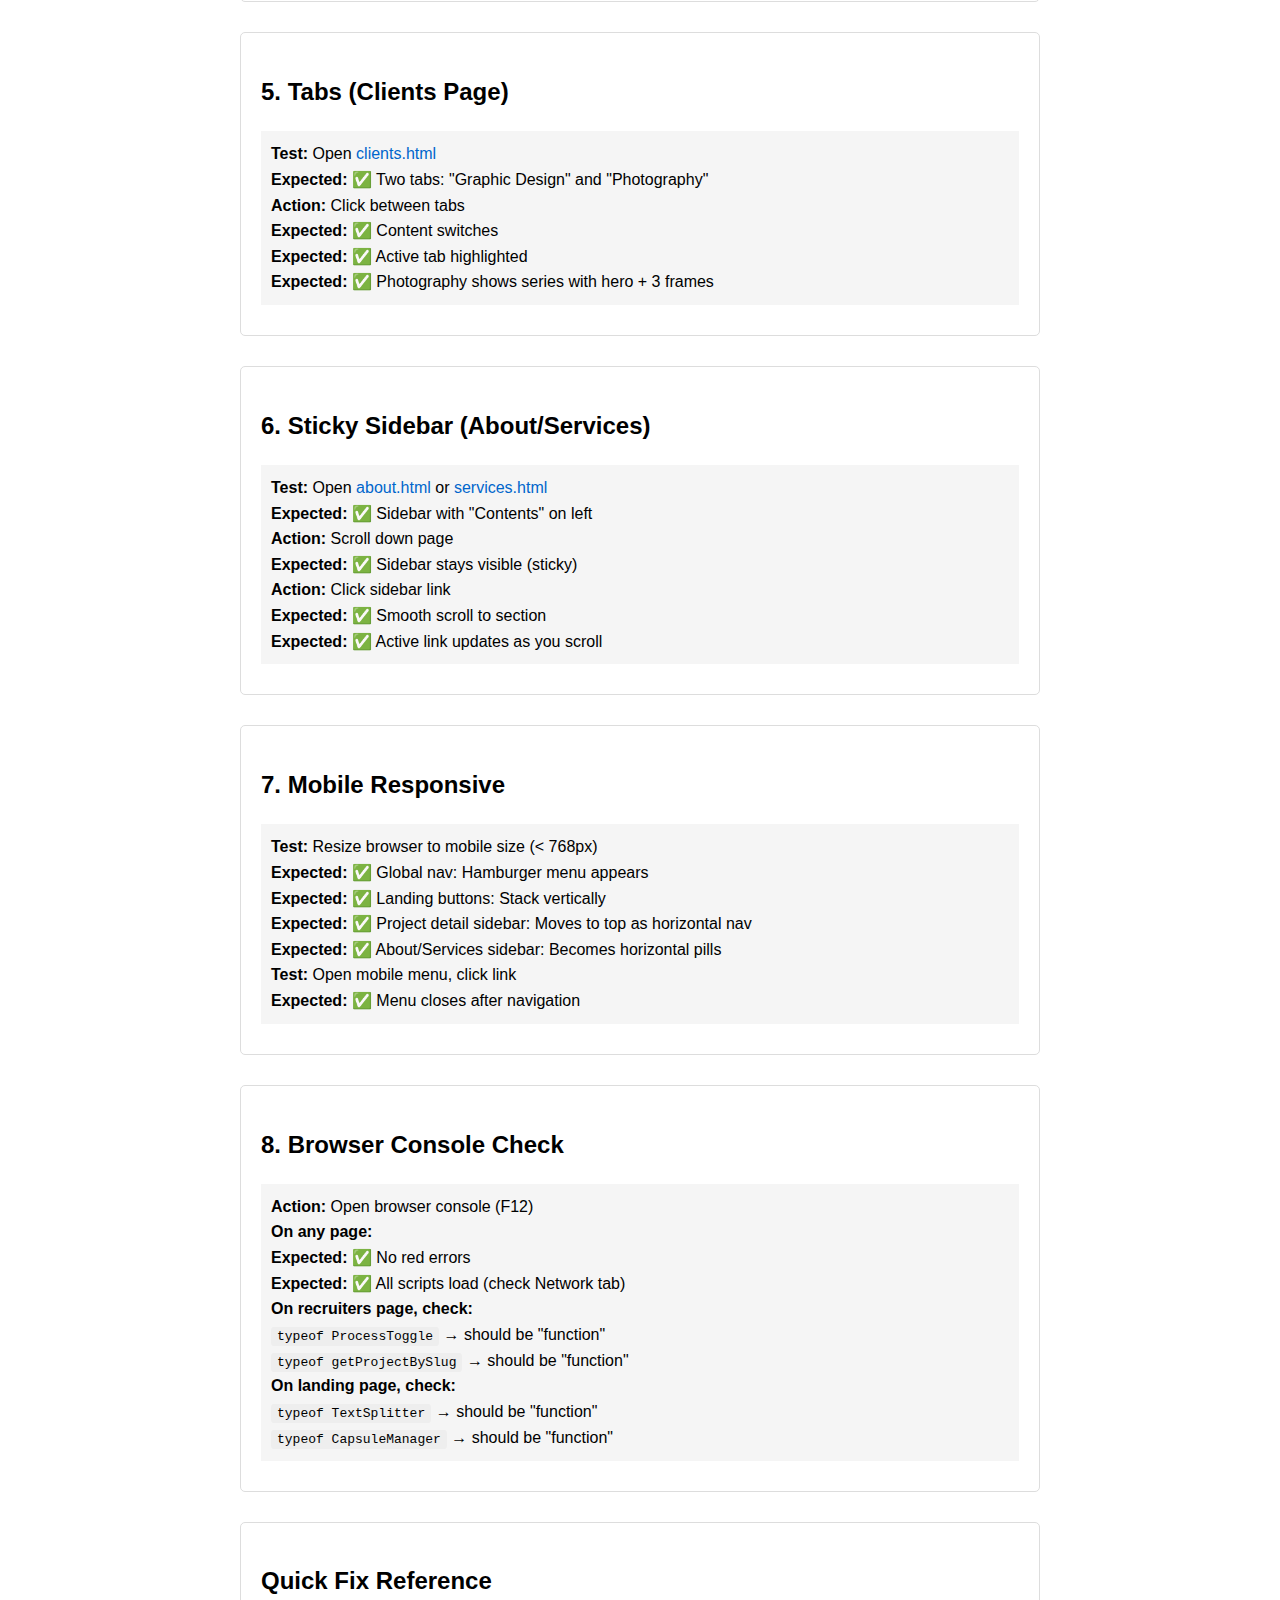
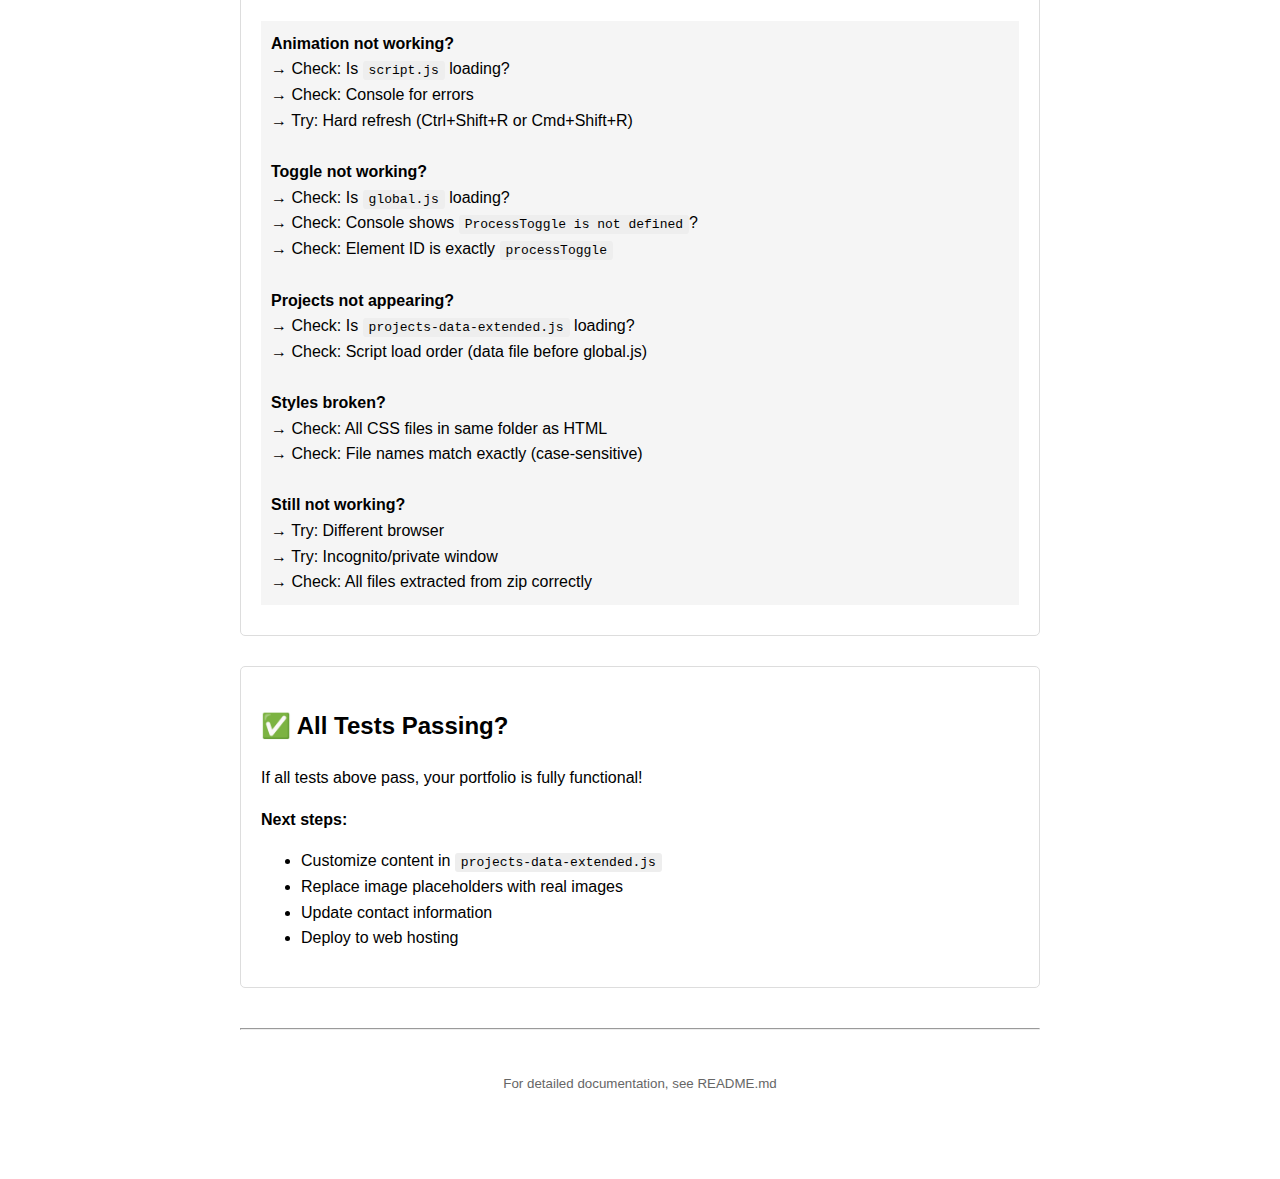
<file: TEST.html>
<!DOCTYPE html>
<html lang="en">
<head>
    <meta charset="UTF-8">
    <meta name="viewport" content="width=device-width, initial-scale=1.0">
    <title>Portfolio Test Page</title>
    <style>
        body {
            font-family: Arial, sans-serif;
            max-width: 800px;
            margin: 50px auto;
            padding: 20px;
            line-height: 1.6;
        }
        h1 { color: #333; }
        .test-section {
            margin: 30px 0;
            padding: 20px;
            border: 1px solid #ddd;
            border-radius: 5px;
        }
        .test-item {
            margin: 10px 0;
            padding: 10px;
            background: #f5f5f5;
        }
        .pass { color: green; }
        .fail { color: red; }
        code {
            background: #eee;
            padding: 2px 6px;
            border-radius: 3px;
        }
        a {
            color: #0066cc;
            text-decoration: none;
        }
        a:hover {
            text-decoration: underline;
        }
    </style>
</head>
<body>
    <h1>🧪 Portfolio Testing Page</h1>
    <p>Use this page to verify all portfolio functionality works correctly.</p>

    <div class="test-section">
        <h2>1. Landing Page Animation</h2>
        <div class="test-item">
            <strong>Test:</strong> Open <a href="index.html">index.html</a><br>
            <strong>Action:</strong> Hover over any letter in "Delfina Miguez" or other text<br>
            <strong>Expected:</strong> ✅ Colored blob capsules appear behind the letter<br>
            <strong>Expected:</strong> ✅ Letter fades out temporarily<br>
            <strong>Expected:</strong> ✅ Capsule grows and fades away<br>
            <strong>Common Issue:</strong> If not working, check browser console (F12) for errors
        </div>
    </div>

    <div class="test-section">
        <h2>2. Navigation Buttons</h2>
        <div class="test-item">
            <strong>Test:</strong> On <a href="index.html">index.html</a>, scroll to bottom<br>
            <strong>Expected:</strong> ✅ Three buttons visible: "For Recruiters", "For Clients", "Playground"<br>
            <strong>Expected:</strong> ✅ Buttons are rounded rectangles (not pills)<br>
            <strong>Expected:</strong> ✅ Clicking each button navigates to correct page
        </div>
    </div>

    <div class="test-section">
        <h2>3. Process Toggle</h2>
        <div class="test-item">
            <strong>Test:</strong> Open <a href="recruiters.html">recruiters.html</a><br>
            <strong>Expected:</strong> ✅ Toggle labeled "Process" visible in header<br>
            <strong>Action:</strong> Click the toggle switch or the "Process" label<br>
            <strong>Expected:</strong> ✅ Toggle switches on/off visually<br>
            <strong>Expected:</strong> ✅ Project content changes (short summaries ↔ full case studies)<br>
            <strong>Action:</strong> Refresh page<br>
            <strong>Expected:</strong> ✅ Toggle state persists (uses localStorage)<br>
            <strong>Debug:</strong> Open console and type: <code>localStorage.getItem('processMode')</code>
        </div>
    </div>

    <div class="test-section">
        <h2>4. Project Cards & Detail Pages</h2>
        <div class="test-item">
            <strong>Test:</strong> On <a href="recruiters.html">recruiters.html</a><br>
            <strong>Expected:</strong> ✅ Projects appear (3 Graphic Design, 2 Vibe Coding)<br>
            <strong>Action:</strong> Click any project card<br>
            <strong>Expected:</strong> ✅ Opens project detail page<br>
            <strong>Expected:</strong> ✅ URL shows: <code>projects/project.html?slug=project-name</code><br>
            <strong>Expected:</strong> ✅ Project content loads correctly<br>
            <strong>Expected:</strong> ✅ Sidebar navigation works<br>
            <strong>Test Invalid:</strong> Try <code>projects/project.html?slug=invalid</code><br>
            <strong>Expected:</strong> ✅ Shows error page with link back
        </div>
    </div>

    <div class="test-section">
        <h2>5. Tabs (Clients Page)</h2>
        <div class="test-item">
            <strong>Test:</strong> Open <a href="clients.html">clients.html</a><br>
            <strong>Expected:</strong> ✅ Two tabs: "Graphic Design" and "Photography"<br>
            <strong>Action:</strong> Click between tabs<br>
            <strong>Expected:</strong> ✅ Content switches<br>
            <strong>Expected:</strong> ✅ Active tab highlighted<br>
            <strong>Expected:</strong> ✅ Photography shows series with hero + 3 frames
        </div>
    </div>

    <div class="test-section">
        <h2>6. Sticky Sidebar (About/Services)</h2>
        <div class="test-item">
            <strong>Test:</strong> Open <a href="about.html">about.html</a> or <a href="services.html">services.html</a><br>
            <strong>Expected:</strong> ✅ Sidebar with "Contents" on left<br>
            <strong>Action:</strong> Scroll down page<br>
            <strong>Expected:</strong> ✅ Sidebar stays visible (sticky)<br>
            <strong>Action:</strong> Click sidebar link<br>
            <strong>Expected:</strong> ✅ Smooth scroll to section<br>
            <strong>Expected:</strong> ✅ Active link updates as you scroll
        </div>
    </div>

    <div class="test-section">
        <h2>7. Mobile Responsive</h2>
        <div class="test-item">
            <strong>Test:</strong> Resize browser to mobile size (< 768px)<br>
            <strong>Expected:</strong> ✅ Global nav: Hamburger menu appears<br>
            <strong>Expected:</strong> ✅ Landing buttons: Stack vertically<br>
            <strong>Expected:</strong> ✅ Project detail sidebar: Moves to top as horizontal nav<br>
            <strong>Expected:</strong> ✅ About/Services sidebar: Becomes horizontal pills<br>
            <strong>Test:</strong> Open mobile menu, click link<br>
            <strong>Expected:</strong> ✅ Menu closes after navigation
        </div>
    </div>

    <div class="test-section">
        <h2>8. Browser Console Check</h2>
        <div class="test-item">
            <strong>Action:</strong> Open browser console (F12)<br>
            <strong>On any page:</strong><br>
            <strong>Expected:</strong> ✅ No red errors<br>
            <strong>Expected:</strong> ✅ All scripts load (check Network tab)<br>
            <strong>On recruiters page, check:</strong><br>
            <code>typeof ProcessToggle</code> → should be "function"<br>
            <code>typeof getProjectBySlug</code> → should be "function"<br>
            <strong>On landing page, check:</strong><br>
            <code>typeof TextSplitter</code> → should be "function"<br>
            <code>typeof CapsuleManager</code> → should be "function"
        </div>
    </div>

    <div class="test-section">
        <h2>Quick Fix Reference</h2>
        <div class="test-item">
            <strong>Animation not working?</strong><br>
            → Check: Is <code>script.js</code> loading?<br>
            → Check: Console for errors<br>
            → Try: Hard refresh (Ctrl+Shift+R or Cmd+Shift+R)<br>
            <br>
            <strong>Toggle not working?</strong><br>
            → Check: Is <code>global.js</code> loading?<br>
            → Check: Console shows <code>ProcessToggle is not defined</code>?<br>
            → Check: Element ID is exactly <code>processToggle</code><br>
            <br>
            <strong>Projects not appearing?</strong><br>
            → Check: Is <code>projects-data-extended.js</code> loading?<br>
            → Check: Script load order (data file before global.js)<br>
            <br>
            <strong>Styles broken?</strong><br>
            → Check: All CSS files in same folder as HTML<br>
            → Check: File names match exactly (case-sensitive)<br>
            <br>
            <strong>Still not working?</strong><br>
            → Try: Different browser<br>
            → Try: Incognito/private window<br>
            → Check: All files extracted from zip correctly
        </div>
    </div>

    <div class="test-section">
        <h2>✅ All Tests Passing?</h2>
        <p>If all tests above pass, your portfolio is fully functional!</p>
        <p><strong>Next steps:</strong></p>
        <ul>
            <li>Customize content in <code>projects-data-extended.js</code></li>
            <li>Replace image placeholders with real images</li>
            <li>Update contact information</li>
            <li>Deploy to web hosting</li>
        </ul>
    </div>

    <hr style="margin: 40px 0;">
    <p style="text-align: center; color: #666;">
        <small>For detailed documentation, see README.md</small>
    </p>
</body>
</html>
</file>
<file: global.css>
/* ========================================
   GLOBAL PORTFOLIO STYLES
   ======================================== */

* {
    margin: 0;
    padding: 0;
    box-sizing: border-box;
}

:root {
    /* Typography */
    --font-display: "Helvetica Neue", Helvetica, Arial, sans-serif;
    --font-body: "Gelasio", Georgia, serif;

    /* Colors */
    --color-bg: #FFFFFF;
    --color-text: #000000;
    --color-text-muted: #666666;
    --color-border: #000000;

    /* Spacing */
    --spacing-xl: 8rem;
    --spacing-lg: 4rem;
    --spacing-md: 2rem;
    --spacing-sm: 1rem;
    --spacing-xs: 0.5rem;

    /* Layout */
    --max-width: 1400px;
    --content-padding: 2rem;

    /* Transitions */
    --transition-smooth: all 0.3s cubic-bezier(0.4, 0, 0.2, 1);
}

body {
    font-family: var(--font-body);
    background-color: var(--color-bg);
    color: var(--color-text);
    line-height: 1.6;
    -webkit-font-smoothing: antialiased;
    -moz-osx-font-smoothing: grayscale;
}

/* ========================================
   GLOBAL NAVIGATION
   ======================================== */

.site-nav {
    position: fixed;
    top: 0;
    left: 0;
    right: 0;
    background-color: var(--color-bg);
    border-bottom: 1px solid var(--color-border);
    z-index: 1000;
    padding: var(--spacing-sm) var(--content-padding);
}

.nav-container {
    max-width: var(--max-width);
    margin: 0 auto;
    display: flex;
    justify-content: space-between;
    align-items: center;
}

.nav-logo {
    font-family: var(--font-display);
    font-size: 1.125rem;
    font-weight: 400;
    text-decoration: none;
    color: var(--color-text);
    transition: opacity 0.2s ease;
}

.nav-logo:hover {
    opacity: 0.6;
}

.nav-links {
    display: flex;
    gap: var(--spacing-md);
    list-style: none;
}

.nav-links a {
    font-family: var(--font-display);
    font-size: 0.9375rem;
    text-decoration: none;
    color: var(--color-text);
    transition: opacity 0.2s ease;
}

.nav-links a:hover,
.nav-links a.active {
    opacity: 0.6;
}

/* Mobile nav toggle */
.nav-toggle {
    display: none;
    background: none;
    border: none;
    cursor: pointer;
    font-family: var(--font-display);
    font-size: 0.9375rem;
}

/* ========================================
   LANDING PAGE NAV BUTTONS
   ======================================== */

.landing-nav {
    display: flex;
    gap: var(--spacing-sm);
    justify-content: center;
    margin-top: var(--spacing-md);
    flex-wrap: wrap;
}

.nav-button {
    font-family: var(--font-display);
    font-size: 0.9375rem;
    padding: 1rem 2rem;
    background: transparent;
    border: 1px solid var(--color-border);
    border-radius: 50px;
    color: var(--color-text);
    text-decoration: none;
    transition: var(--transition-smooth);
    cursor: pointer;
    display: inline-block;
    text-transform: uppercase;
    letter-spacing: 0.05em;
}

.nav-button:hover {
    background-color: var(--color-text);
    color: var(--color-bg);
}

/* ========================================
   PAGE HEADER WITH PROCESS TOGGLE
   ======================================== */

.page-header {
    max-width: var(--max-width);
    margin: 0 auto;
    padding: calc(60px + var(--spacing-lg)) var(--content-padding) var(--spacing-lg);
}

.header-top {
    display: flex;
    justify-content: space-between;
    align-items: flex-start;
    margin-bottom: var(--spacing-md);
    gap: var(--spacing-md);
}

.header-content h1 {
    font-family: var(--font-display);
    font-size: clamp(1.75rem, 4vw, 2.5rem);
    font-weight: 400;
    margin-bottom: 0.5rem;
}

.header-content p {
    font-family: var(--font-body);
    font-size: clamp(1rem, 2vw, 1.125rem);
    color: var(--color-text-muted);
    max-width: 600px;
}

/* Process Toggle */
.process-toggle {
    display: flex;
    align-items: center;
    gap: 0.75rem;
    flex-shrink: 0;
}

.process-toggle > label:first-of-type {
    font-family: var(--font-display);
    font-size: 0.9375rem;
    cursor: pointer;
    user-select: none;
}

.toggle-switch {
    position: relative;
    width: 48px;
    height: 24px;
    background-color: transparent;
    border: 1px solid var(--color-border);
    cursor: pointer;
    transition: var(--transition-smooth);
    flex-shrink: 0;
    display: block;
}

.toggle-switch::after {
    content: '';
    position: absolute;
    top: 2px;
    left: 2px;
    width: 18px;
    height: 18px;
    background-color: var(--color-text);
    transition: var(--transition-smooth);
}

.toggle-checkbox {
    position: absolute;
    opacity: 0;
    width: 0;
    height: 0;
}

.toggle-checkbox:checked + .toggle-switch {
    background-color: var(--color-text);
}

.toggle-checkbox:checked + .toggle-switch::after {
    left: 26px;
    background-color: var(--color-bg);
}

/* ========================================
   PROJECT GRID LAYOUTS
   ======================================== */

.projects-container {
    max-width: var(--max-width);
    margin: 0 auto;
    padding: 0 var(--content-padding) var(--spacing-xl);
}

.projects-grid {
    display: grid;
    grid-template-columns: repeat(auto-fill, minmax(320px, 1fr));
    gap: var(--spacing-lg) var(--spacing-md);
}

/* Project Cards */
.project-card {
    display: block;
    text-decoration: none;
    color: inherit;
    cursor: pointer;
    transition: transform 0.2s ease;
}

.project-card:hover {
    transform: translateY(-4px);
}

.project-thumbnail {
    width: 100%;
    aspect-ratio: 4 / 3;
    background-color: #f5f5f5;
    display: flex;
    align-items: center;
    justify-content: center;
    margin-bottom: var(--spacing-sm);
    position: relative;
    overflow: hidden;
}

.project-thumbnail::after {
    content: 'Thumbnail';
    position: absolute;
    font-family: var(--font-display);
    font-size: 0.75rem;
    color: var(--color-text-muted);
    opacity: 0.3;
}

.project-info {
    display: flex;
    flex-direction: column;
    gap: 0.25rem;
}

.project-tags {
    font-family: var(--font-display);
    font-size: 0.75rem;
    text-transform: uppercase;
    color: var(--color-text-muted);
    letter-spacing: 0.05em;
}

.project-title {
    font-family: var(--font-display);
    font-size: clamp(1.125rem, 2vw, 1.25rem);
    font-weight: 400;
    margin: 0;
}

.project-meta {
    font-family: var(--font-body);
    font-size: 0.9375rem;
    color: var(--color-text-muted);
}

/* Short summary - always visible */
.project-summary {
    font-family: var(--font-body);
    font-size: 0.9375rem;
    line-height: 1.5;
    margin-top: 0.5rem;
    color: var(--color-text-muted);
}

/* Case study sections - hidden by default */
.project-case-study {
    display: none;
    margin-top: var(--spacing-sm);
    padding-top: var(--spacing-sm);
    border-top: 1px solid #e5e5e5;
}

/* When Process is ON */
body.process-on .project-case-study {
    display: block;
}

body.process-on .project-summary {
    display: none;
}

.case-study-section {
    margin-bottom: var(--spacing-sm);
}

.case-study-section h4 {
    font-family: var(--font-display);
    font-size: 0.875rem;
    font-weight: 400;
    text-transform: uppercase;
    letter-spacing: 0.05em;
    margin-bottom: 0.25rem;
    color: var(--color-text);
}

.case-study-section p {
    font-family: var(--font-body);
    font-size: 0.9375rem;
    line-height: 1.6;
    color: var(--color-text-muted);
}

.case-study-tools {
    font-family: var(--font-display);
    font-size: 0.875rem;
    color: var(--color-text-muted);
}

/* ========================================
   PHOTOGRAPHY SERIES CARDS
   ======================================== */

.photo-series-card {
    display: block;
    text-decoration: none;
    color: inherit;
}

.series-thumbnail {
    width: 100%;
    aspect-ratio: 3 / 2;
    background-color: #f5f5f5;
    margin-bottom: var(--spacing-xs);
    position: relative;
}

.series-thumbnail::after {
    content: 'Series Hero';
    position: absolute;
    top: 50%;
    left: 50%;
    transform: translate(-50%, -50%);
    font-family: var(--font-display);
    font-size: 0.75rem;
    color: var(--color-text-muted);
    opacity: 0.3;
}

.series-frames {
    display: grid;
    grid-template-columns: repeat(3, 1fr);
    gap: 0.25rem;
    margin-bottom: var(--spacing-sm);
}

.series-frame {
    aspect-ratio: 1;
    background-color: #f5f5f5;
}

/* ========================================
   EXPERIMENT CARDS (PLAYGROUND)
   ======================================== */

.experiment-card {
    display: block;
    border: 1px solid #e5e5e5;
    padding: var(--spacing-sm);
    transition: border-color 0.2s ease;
}

.experiment-card:hover {
    border-color: var(--color-border);
}

.experiment-thumbnail {
    width: 100%;
    aspect-ratio: 16 / 9;
    background-color: #f5f5f5;
    margin-bottom: var(--spacing-sm);
}

.experiment-description {
    font-family: var(--font-body);
    font-size: 0.9375rem;
    line-height: 1.5;
    margin-bottom: var(--spacing-sm);
}

.experiment-link {
    font-family: var(--font-display);
    font-size: 0.875rem;
    color: var(--color-text);
    text-decoration: none;
    border-bottom: 1px solid var(--color-border);
    display: inline-block;
    transition: opacity 0.2s ease;
}

.experiment-link:hover {
    opacity: 0.6;
}

/* ========================================
   SECTION STYLES
   ======================================== */

.section {
    margin-bottom: var(--spacing-xl);
}

.section-header {
    margin-bottom: var(--spacing-md);
}

.section-title {
    font-family: var(--font-display);
    font-size: clamp(1.25rem, 2.5vw, 1.5rem);
    font-weight: 400;
    margin-bottom: 0.5rem;
}

.section-subtitle {
    font-family: var(--font-body);
    font-size: 1rem;
    color: var(--color-text-muted);
}

/* ========================================
   TABS (FOR CLIENT PAGE)
   ======================================== */

.tabs {
    margin-bottom: var(--spacing-lg);
}

.tab-buttons {
    display: flex;
    gap: var(--spacing-sm);
    border-bottom: 1px solid #e5e5e5;
    margin-bottom: var(--spacing-lg);
}

.tab-button {
    font-family: var(--font-display);
    font-size: 1rem;
    padding: var(--spacing-sm) 0;
    background: none;
    border: none;
    border-bottom: 2px solid transparent;
    cursor: pointer;
    transition: border-color 0.2s ease;
}

.tab-button.active {
    border-bottom-color: var(--color-border);
}

.tab-content {
    display: none;
}

.tab-content.active {
    display: block;
}

/* ========================================
   ABOUT & SERVICES PAGES
   ======================================== */

.content-page {
    max-width: 800px;
    margin: 0 auto;
    padding: calc(60px + var(--spacing-lg)) var(--content-padding) var(--spacing-xl);
}

.content-page h1 {
    font-family: var(--font-display);
    font-size: clamp(1.75rem, 4vw, 2.5rem);
    font-weight: 400;
    margin-bottom: var(--spacing-md);
}

.content-page h2 {
    font-family: var(--font-display);
    font-size: clamp(1.25rem, 2.5vw, 1.5rem);
    font-weight: 400;
    margin-top: var(--spacing-lg);
    margin-bottom: var(--spacing-sm);
}

.content-page p {
    font-family: var(--font-body);
    font-size: 1.125rem;
    line-height: 1.7;
    margin-bottom: var(--spacing-sm);
}

.content-page ul {
    font-family: var(--font-body);
    font-size: 1.125rem;
    line-height: 1.7;
    padding-left: 1.5rem;
    margin-bottom: var(--spacing-sm);
}

.content-page li {
    margin-bottom: 0.5rem;
}

.service-item {
    margin-bottom: var(--spacing-lg);
}

.service-item h3 {
    font-family: var(--font-display);
    font-size: 1.125rem;
    font-weight: 400;
    margin-bottom: 0.5rem;
}

.service-deliverables {
    font-family: var(--font-display);
    font-size: 0.9375rem;
    color: var(--color-text-muted);
    margin-top: 0.5rem;
}

.contact-info {
    margin-top: var(--spacing-md);
}

.contact-info p {
    margin-bottom: 0.5rem;
}

.contact-info a {
    color: var(--color-text);
    text-decoration: none;
    border-bottom: 1px solid var(--color-border);
    transition: opacity 0.2s ease;
}

.contact-info a:hover {
    opacity: 0.6;
}

/* ========================================
   RESPONSIVE
   ======================================== */

@media (max-width: 768px) {
    :root {
        --spacing-xl: 4rem;
        --spacing-lg: 2rem;
        --spacing-md: 1.5rem;
        --content-padding: 1.5rem;
    }

    .nav-links {
        display: none;
        position: absolute;
        top: 100%;
        left: 0;
        right: 0;
        background-color: var(--color-bg);
        border-bottom: 1px solid var(--color-border);
        flex-direction: column;
        padding: var(--spacing-sm) var(--content-padding);
        gap: var(--spacing-sm);
    }

    .nav-links.active {
        display: flex;
    }

    .nav-toggle {
        display: block;
    }

    .header-top {
        flex-direction: column;
    }

    .process-toggle {
        align-self: flex-start;
    }

    .projects-grid {
        grid-template-columns: 1fr;
    }

    .landing-nav {
        flex-direction: column;
        align-items: center;
    }

    .nav-button {
        width: 100%;
        max-width: 300px;
        text-align: center;
    }
}

@media (max-width: 480px) {
    :root {
        --spacing-xl: 3rem;
        --spacing-lg: 1.5rem;
        --spacing-md: 1rem;
        --content-padding: 1rem;
    }
}

/* ========================================
   ACCESSIBILITY
   ======================================== */

a:focus-visible,
button:focus-visible {
    outline: 2px solid var(--color-text);
    outline-offset: 4px;
}

@media (prefers-reduced-motion: reduce) {
    *,
    *::before,
    *::after {
        animation-duration: 0.01ms !important;
        animation-iteration-count: 1 !important;
        transition-duration: 0.01ms !important;
    }
}
</file>
<file: project-detail.css>
/* ========================================
   PROJECT DETAIL PAGE STYLES
   ======================================== */

.project-detail-container {
    min-height: 100vh;
    padding-top: 60px;
}

/* ========================================
   PROJECT HEADER
   ======================================== */

.project-header {
    max-width: var(--max-width);
    margin: 0 auto;
    padding: var(--spacing-lg) var(--content-padding);
    border-bottom: 1px solid #e5e5e5;
}

.project-header-content {
    max-width: 800px;
}

.project-meta {
    font-family: var(--font-display);
    font-size: 0.875rem;
    color: var(--color-text-muted);
    margin-bottom: 0.5rem;
    text-transform: uppercase;
    letter-spacing: 0.05em;
}

.project-title {
    font-family: var(--font-display);
    font-size: clamp(2rem, 5vw, 3rem);
    font-weight: 400;
    margin-bottom: 0.75rem;
    line-height: 1.1;
}

.project-subtitle {
    font-family: var(--font-body);
    font-size: clamp(1.125rem, 2.5vw, 1.375rem);
    color: var(--color-text-muted);
    line-height: 1.4;
}

/* ========================================
   CONTENT WRAPPER WITH SIDEBAR
   ======================================== */

.project-content-wrapper {
    max-width: var(--max-width);
    margin: 0 auto;
    padding: var(--spacing-lg) var(--content-padding);
    display: grid;
    grid-template-columns: 200px 1fr;
    gap: var(--spacing-xl);
    align-items: start;
}

/* ========================================
   STICKY SIDEBAR
   ======================================== */

.project-sidebar {
    position: sticky;
    top: calc(60px + var(--spacing-lg));
    align-self: start;
}

.project-nav-title {
    font-family: var(--font-display);
    font-size: 0.875rem;
    font-weight: 400;
    text-transform: uppercase;
    letter-spacing: 0.05em;
    margin-bottom: 1rem;
    color: var(--color-text);
}

.project-nav-links {
    list-style: none;
    padding: 0;
    margin: 0;
}

.project-nav-links li {
    margin-bottom: 0.75rem;
}

.project-nav-links a {
    font-family: var(--font-body);
    font-size: 0.9375rem;
    color: var(--color-text-muted);
    text-decoration: none;
    transition: color 0.2s ease;
    display: block;
}

.project-nav-links a:hover,
.project-nav-links a.active {
    color: var(--color-text);
}

/* ========================================
   MAIN CONTENT
   ======================================== */

.project-main-content {
    max-width: 800px;
}

/* Hero Image */
.project-hero {
    margin-bottom: var(--spacing-xl);
}

.project-image-placeholder {
    width: 100%;
    aspect-ratio: 16 / 9;
    background-color: #f5f5f5;
    display: flex;
    align-items: center;
    justify-content: center;
    position: relative;
}

.project-image-placeholder::after {
    content: attr(data-label);
    position: absolute;
    font-family: var(--font-display);
    font-size: 0.875rem;
    color: var(--color-text-muted);
    opacity: 0.3;
}

/* ========================================
   PROJECT SECTIONS
   ======================================== */

.project-section {
    margin-bottom: var(--spacing-xl);
    scroll-margin-top: calc(60px + var(--spacing-lg) + 1rem);
}

.project-section h2 {
    font-family: var(--font-display);
    font-size: clamp(1.5rem, 3vw, 2rem);
    font-weight: 400;
    margin-bottom: var(--spacing-sm);
}

.project-section-content {
    font-family: var(--font-body);
    font-size: 1.0625rem;
    line-height: 1.7;
    color: var(--color-text);
    margin-bottom: var(--spacing-md);
}

/* Image Grid within Sections */
.section-images {
    display: grid;
    grid-template-columns: repeat(auto-fit, minmax(250px, 1fr));
    gap: var(--spacing-sm);
    margin-top: var(--spacing-md);
}

.section-images.single-image {
    grid-template-columns: 1fr;
}

.section-images.two-images {
    grid-template-columns: repeat(2, 1fr);
}

.section-image-placeholder {
    aspect-ratio: 4 / 3;
    background-color: #f5f5f5;
    position: relative;
    display: flex;
    align-items: center;
    justify-content: center;
}

.section-image-placeholder::after {
    content: 'Image';
    font-family: var(--font-display);
    font-size: 0.75rem;
    color: var(--color-text-muted);
    opacity: 0.3;
}

/* ========================================
   BACK NAVIGATION
   ======================================== */

.project-back-nav {
    margin-top: var(--spacing-xl);
    padding-top: var(--spacing-lg);
    border-top: 1px solid #e5e5e5;
}

.back-link {
    font-family: var(--font-display);
    font-size: 0.9375rem;
    color: var(--color-text);
    text-decoration: none;
    display: inline-block;
    transition: opacity 0.2s ease;
}

.back-link:hover {
    opacity: 0.6;
}

/* ========================================
   ERROR STATE
   ======================================== */

.error-state {
    min-height: 100vh;
    display: flex;
    align-items: center;
    justify-content: center;
    padding: var(--content-padding);
}

.error-content {
    text-align: center;
    max-width: 500px;
}

.error-content h2 {
    font-family: var(--font-display);
    font-size: clamp(1.75rem, 4vw, 2.5rem);
    font-weight: 400;
    margin-bottom: var(--spacing-sm);
}

.error-content p {
    font-family: var(--font-body);
    font-size: 1.125rem;
    color: var(--color-text-muted);
    margin-bottom: var(--spacing-lg);
}

/* ========================================
   RESPONSIVE
   ======================================== */

@media (max-width: 1024px) {
    .project-content-wrapper {
        grid-template-columns: 180px 1fr;
        gap: var(--spacing-lg);
    }
}

@media (max-width: 768px) {
    .project-content-wrapper {
        grid-template-columns: 1fr;
        gap: var(--spacing-md);
    }

    .project-sidebar {
        position: static;
        border-bottom: 1px solid #e5e5e5;
        padding-bottom: var(--spacing-md);
        margin-bottom: var(--spacing-md);
    }

    .project-nav-links {
        display: flex;
        flex-wrap: wrap;
        gap: var(--spacing-sm);
    }

    .project-nav-links li {
        margin-bottom: 0;
    }

    .project-nav-links a {
        font-size: 0.875rem;
        padding: 0.375rem 0.75rem;
        border: 1px solid #e5e5e5;
        border-radius: 4px;
    }

    .section-images {
        grid-template-columns: 1fr;
    }

    .section-images.two-images {
        grid-template-columns: 1fr;
    }
}

@media (max-width: 480px) {
    .project-header {
        padding: var(--spacing-md) var(--content-padding);
    }

    .project-content-wrapper {
        padding: var(--spacing-md) var(--content-padding);
    }

    .project-nav-title {
        font-size: 0.8125rem;
    }
}
</file>
<file: content-pages.css>
/* ========================================
   CONTENT PAGES (ABOUT & SERVICES) STYLES
   ======================================== */

.content-page-container {
    min-height: 100vh;
    padding-top: 60px;
}

/* ========================================
   PAGE HEADER
   ======================================== */

.content-page-header {
    max-width: var(--max-width);
    margin: 0 auto;
    padding: var(--spacing-lg) var(--content-padding);
    border-bottom: 1px solid #e5e5e5;
}

.content-page-header h1 {
    font-family: var(--font-display);
    font-size: clamp(2rem, 5vw, 3rem);
    font-weight: 400;
    margin-bottom: 0.5rem;
}

.header-intro {
    font-family: var(--font-body);
    font-size: clamp(1.0625rem, 2.5vw, 1.1875rem);
    color: var(--color-text-muted);
    line-height: 1.6;
    max-width: 700px;
}

/* ========================================
   CONTENT WRAPPER WITH SIDEBAR
   ======================================== */

.content-wrapper {
    max-width: var(--max-width);
    margin: 0 auto;
    padding: var(--spacing-lg) var(--content-padding);
    display: grid;
    grid-template-columns: 200px 1fr;
    gap: var(--spacing-xl);
    align-items: start;
}

/* ========================================
   STICKY SIDEBAR NAVIGATION
   ======================================== */

.content-sidebar {
    position: sticky;
    top: calc(60px + var(--spacing-lg));
    align-self: start;
}

.content-nav-title {
    font-family: var(--font-display);
    font-size: 0.875rem;
    font-weight: 400;
    text-transform: uppercase;
    letter-spacing: 0.05em;
    margin-bottom: 1rem;
    color: var(--color-text);
}

.content-nav-links {
    list-style: none;
    padding: 0;
    margin: 0;
}

.content-nav-links li {
    margin-bottom: 0.75rem;
}

.content-nav-links a {
    font-family: var(--font-body);
    font-size: 0.9375rem;
    color: var(--color-text-muted);
    text-decoration: none;
    transition: color 0.2s ease;
    display: block;
}

.content-nav-links a:hover,
.content-nav-links a.active {
    color: var(--color-text);
}

/* ========================================
   MAIN CONTENT
   ======================================== */

.content-main {
    max-width: 800px;
}

.content-section {
    margin-bottom: var(--spacing-xl);
    scroll-margin-top: calc(60px + var(--spacing-lg) + 1rem);
}

.content-section h2 {
    font-family: var(--font-display);
    font-size: clamp(1.5rem, 3vw, 2rem);
    font-weight: 400;
    margin-bottom: var(--spacing-sm);
}

.content-section h3 {
    font-family: var(--font-display);
    font-size: clamp(1.125rem, 2.5vw, 1.375rem);
    font-weight: 400;
    margin-top: var(--spacing-md);
    margin-bottom: 0.5rem;
}

.content-section p {
    font-family: var(--font-body);
    font-size: 1.0625rem;
    line-height: 1.7;
    margin-bottom: var(--spacing-sm);
}

.content-section a {
    color: var(--color-text);
    text-decoration: none;
    border-bottom: 1px solid var(--color-border);
    transition: opacity 0.2s ease;
}

.content-section a:hover {
    opacity: 0.6;
}

/* ========================================
   STRENGTH CARDS (ABOUT PAGE)
   ======================================== */

.strength-grid {
    display: grid;
    grid-template-columns: repeat(auto-fill, minmax(280px, 1fr));
    gap: var(--spacing-md);
    margin-bottom: var(--spacing-lg);
}

.strength-card {
    padding: var(--spacing-md);
    border: 1px solid #e5e5e5;
    transition: border-color 0.2s ease;
}

.strength-card:hover {
    border-color: var(--color-border);
}

.strength-card h3 {
    font-family: var(--font-display);
    font-size: 1.0625rem;
    font-weight: 400;
    margin-bottom: 0.5rem;
    margin-top: 0;
}

.strength-card p {
    font-family: var(--font-body);
    font-size: 0.9375rem;
    line-height: 1.6;
    color: var(--color-text-muted);
    margin-bottom: 0;
}

/* ========================================
   INDUSTRIES & PILL LIST
   ======================================== */

.industries-section {
    margin-top: var(--spacing-lg);
}

.pill-list {
    display: flex;
    flex-wrap: wrap;
    gap: 0.5rem;
    margin-top: var(--spacing-sm);
}

.pill {
    font-family: var(--font-display);
    font-size: 0.875rem;
    padding: 0.375rem 0.875rem;
    border: 1px solid #e5e5e5;
    border-radius: 999px;
    color: var(--color-text);
    display: inline-block;
    transition: border-color 0.2s ease, background-color 0.2s ease;
}

.pill:hover {
    border-color: var(--color-border);
    background-color: #f5f5f5;
}

/* ========================================
   SERVICE CARDS (SERVICES PAGE)
   ======================================== */

.services-grid {
    display: grid;
    gap: var(--spacing-lg);
    margin-bottom: var(--spacing-xl);
}

.service-card {
    padding: var(--spacing-lg);
    border: 1px solid #e5e5e5;
    transition: border-color 0.2s ease;
    scroll-margin-top: calc(60px + var(--spacing-lg) + 1rem);
}

.service-card:hover {
    border-color: var(--color-border);
}

.service-card h2 {
    font-family: var(--font-display);
    font-size: clamp(1.375rem, 3vw, 1.75rem);
    font-weight: 400;
    margin-bottom: 0.75rem;
    margin-top: 0;
}

.service-card > p {
    font-family: var(--font-body);
    font-size: 1.0625rem;
    line-height: 1.7;
    margin-bottom: var(--spacing-md);
}

.deliverables {
    margin-top: var(--spacing-md);
    padding-top: var(--spacing-md);
    border-top: 1px solid #f0f0f0;
}

.deliverables h4 {
    font-family: var(--font-display);
    font-size: 0.875rem;
    font-weight: 400;
    text-transform: uppercase;
    letter-spacing: 0.05em;
    margin-bottom: 0.75rem;
    color: var(--color-text);
}

.deliverables ul {
    list-style: none;
    padding: 0;
    margin: 0;
    display: flex;
    flex-wrap: wrap;
    gap: 0.5rem;
}

.deliverables li {
    font-family: var(--font-body);
    font-size: 0.9375rem;
    padding: 0.375rem 0.875rem;
    background-color: #f5f5f5;
    border-radius: 4px;
    color: var(--color-text);
}

/* ========================================
   RESPONSIVE
   ======================================== */

@media (max-width: 1024px) {
    .content-wrapper {
        grid-template-columns: 180px 1fr;
        gap: var(--spacing-lg);
    }
}

@media (max-width: 768px) {
    .content-wrapper {
        grid-template-columns: 1fr;
        gap: var(--spacing-md);
    }

    .content-sidebar {
        position: static;
        border-bottom: 1px solid #e5e5e5;
        padding-bottom: var(--spacing-md);
        margin-bottom: var(--spacing-md);
    }

    .content-nav-links {
        display: flex;
        flex-wrap: wrap;
        gap: var(--spacing-sm);
    }

    .content-nav-links li {
        margin-bottom: 0;
    }

    .content-nav-links a {
        font-size: 0.875rem;
        padding: 0.375rem 0.75rem;
        border: 1px solid #e5e5e5;
        border-radius: 4px;
    }

    .strength-grid {
        grid-template-columns: 1fr;
    }

    .service-card {
        padding: var(--spacing-md);
    }
}

@media (max-width: 480px) {
    .content-page-header {
        padding: var(--spacing-md) var(--content-padding);
    }

    .content-wrapper {
        padding: var(--spacing-md) var(--content-padding);
    }

    .content-nav-title {
        font-size: 0.8125rem;
    }

    .pill-list {
        gap: 0.375rem;
    }

    .pill {
        font-size: 0.8125rem;
        padding: 0.3125rem 0.75rem;
    }
}
</file>
<file: styles.css>
/* ========================================
   RESET Y CONFIGURACIÓN BASE
   ======================================== */

* {
    margin: 0;
    padding: 0;
    box-sizing: border-box;
}

/* Variables CSS para consistencia */
:root {
    /* Tipografías */
    --font-display: "Helvetica Neue", Helvetica, Arial, sans-serif;
    --font-body: "Gelasio", Georgia, serif;

    /* Colores base */
    --color-bg: #FFFFFF;
    --color-text: #000000;
    --color-text-muted: #333333;

    /* Espaciado */
    --spacing-xl: 8rem;
    --spacing-lg: 1rem;
    --spacing-md: 1.25rem;
    --spacing-sm: 0.75rem;
    --spacing-xs: 0.5rem;

    /* Transiciones */
    --transition-smooth: all 0.3s cubic-bezier(0.4, 0, 0.2, 1);
}

/* ========================================
   TIPOGRAFÍA Y LAYOUT BASE
   ======================================== */

body {
    font-family: var(--font-body);
    background-color: var(--color-bg);
    color: var(--color-text);
    line-height: 1.6;
    -webkit-font-smoothing: antialiased;
    -moz-osx-font-smoothing: grayscale;
    overflow-x: hidden;
    min-height: 100vh;
    overflow-y: hidden;
}

/* ========================================
   CONTENEDOR PRINCIPAL
   ======================================== */

.portfolio-container {
    position: relative;
    z-index: 2;
    min-height: 100vh;
    display: flex;
    flex-direction: column;
    justify-content: center;
    align-items: center;
    padding: 4rem var(--spacing-xl);
    text-align: center;
    max-width: 800px;
    margin: 0 auto;
}

/* ========================================
   NOMBRE PRINCIPAL (H1 - Helvetica)
   ======================================== */

.name {
    font-family: var(--font-display);
    font-size: clamp(1.125rem, 2.5vw, 1.75rem);
    font-weight: 400;
    margin-bottom: 0;
    transition: var(--transition-smooth);
    cursor: default;
}

/* ========================================
   DESCRIPCIÓN PROFESIONAL (Gelasio)
   ======================================== */

.description {
    margin-bottom: 0.75rem;
    max-width: 650px;
}

.description-text {
    font-family: var(--font-body);
    font-size: clamp(1rem, 2vw, 1.25rem);
    line-height: 1;
    margin: 0;
    transition: var(--transition-smooth);
    cursor: default;
}

/* ========================================
   ROL Y ESTUDIO
   ======================================== */

.role {
    margin-bottom: 0.75rem;
}

.role-title {
    font-family: var(--font-display);
    font-size: clamp(1.125rem, 2.5vw, 1.75rem);
    font-weight: 400;
    margin: 0;
    transition: var(--transition-smooth);
    cursor: default;
}

.role-subtitle {
    font-family: var(--font-body);
    font-size: clamp(1rem, 2vw, 1.25rem);
    line-height: 1;
    margin: 0;
    transition: var(--transition-smooth);
    cursor: default;
}

/* ========================================
   CONTACTO
   ======================================== */


.contact-title {
    font-family: var(--font-display);
    font-size: clamp(1.125rem, 2.5vw, 1.75rem);
    font-weight: 400;
    margin: 0 0 0 0;
    transition: var(--transition-smooth);
    cursor: default;
}

.contact-info {
    margin-top: 0;
}

.contact-line {
    font-family: var(--font-body);
    font-size: clamp(1rem, 2vw, 1.25rem);
    line-height: 1;
    margin: 0;
    color: var(--color-text-muted);
    transition: var(--transition-smooth);
    cursor: default;
}

.contact-line:last-child {
    margin-bottom: 0;
}

/* Enlaces */
.link {
    color: black;
    text-decoration: none;
    border-bottom: 1px solid transparent;
    transition: border-color 0.2s ease;
}

.link:hover {
    border-bottom-color: var(--color-text);
}

/* ========================================
   LANDING PAGE NAV BUTTONS
   ======================================== */

.landing-nav {
    display: flex;
    gap: var(--spacing-sm);
    justify-content: center;
    margin-top: 3rem;
    flex-wrap: nowrap;
}

.nav-button {
    font-family: var(--font-display);
    font-size: 0.8125rem;
    padding: 0.5rem 1rem;
    background: transparent;
    border: 1px solid var(--color-text);
    border-radius: 6px;
    color: var(--color-text);
    text-decoration: none;
    transition: var(--transition-smooth);
    cursor: pointer;
    display: inline-block;
    text-transform: uppercase;
    letter-spacing: 0.05em;
    white-space: nowrap;
}

.nav-button:hover {
    background-color: var(--color-text);
    color: var(--color-bg);
}

/* ========================================
   ESTADOS HOVER - Preparación para blobs
   ======================================== */

/* Elemento hover activo - el blob será visible */
[data-hover="true"]:hover {
    position: relative;
    z-index: 3;
}

/* ========================================
   RESPONSIVE - Mobile
   ======================================== */

@media (max-width: 768px) {
    :root {
        --spacing-xl: 2rem;
        --spacing-lg: 1.5rem;
        --spacing-md: 1rem;
        --spacing-sm: 0.5rem;
    }

    .portfolio-container {
        padding: 3rem var(--spacing-lg);
    }

    .landing-nav {
        flex-direction: column;
        gap: 0.75rem;
        margin-top: 2rem;
        width: 100%;
        max-width: 280px;
    }

    .nav-button {
        width: 100%;
        text-align: center;
        padding: 0.625rem 1rem;
    }
}

@media (max-width: 480px) {
    :root {
        --spacing-xl: 1.5rem;
        --spacing-lg: 1rem;
        --spacing-md: 0.75rem;
    }

    .portfolio-container {
        padding: 2rem 1rem;
    }

    .contact-line {
        margin-bottom: 0.2rem;
    }

    .landing-nav {
        margin-top: 1.5rem;
    }

    .nav-button {
        font-size: 0.75rem;
        padding: 0.5rem 0.875rem;
    }
}

/* ========================================
   ANIMACIÓN DE ENTRADA
   ======================================== */

@keyframes fadeInUp {
    from {
        opacity: 0;
        transform: translateY(20px);
    }
    to {
        opacity: 1;
        transform: translateY(0);
    }
}

/* Aplicar animación escalonada al cargar la página */
.name {
    animation: fadeInUp 0.8s ease-out;
}

.description {
    animation: fadeInUp 0.8s ease-out 0.1s backwards;
}

.role {
    animation: fadeInUp 0.8s ease-out 0.2s backwards;
}

.contact-section {
    animation: fadeInUp 0.8s ease-out 0.3s backwards;
}

/* ========================================
   ACCESIBILIDAD
   ======================================== */

/* Mantener contraste en focus para navegación por teclado */
a:focus-visible {
    outline: 2px solid var(--color-text);
    outline-offset: 4px;
}

/* Reducir movimiento si el usuario lo prefiere */
@media (prefers-reduced-motion: reduce) {
    *,
    *::before,
    *::after {
        animation-duration: 0.01ms !important;
        animation-iteration-count: 1 !important;
        transition-duration: 0.01ms !important;
    }
}

/* ========================================
   SISTEMA DE LETRAS INDIVIDUALES
   ======================================== */

/* Contenedor de palabra - evita que las palabras se corten */
.word {
    display: inline-block;
    white-space: nowrap;
}

/* Cada letra individual */
.char {
    display: inline-block;
    position: relative;
    transition: opacity 0.3s ease, transform 0.3s ease;
    cursor: default;
    pointer-events: auto; /* Permitir clicks en las letras */
}

/* Letras que son links */
.char-link {
    cursor: pointer;
    color: inherit;
    text-decoration: none;
}

.char-link:hover {
    text-decoration: none;
}

/* Estado hover de la letra - desaparece */
.char.is-hovered {
    opacity: 0;
    transform: none; /* solo fade, sin movimiento vertical */
}


/* Preservar espacios */
.char.space {
    width: 0.25em;
}

/* ========================================
   CÁPSULAS RECTANGULARES (REEMPLAZAN LETRAS)
   ======================================== */

.capsule {
    position: fixed;
    pointer-events: none;
    opacity: 0;
    z-index: 1;  /* Detrás del texto (el texto está en z-index: 2) */
    transition: opacity 0.3s ease, transform 0.5s cubic-bezier(0.34, 1.56, 0.64, 1);
    will-change: transform, opacity;
    --capsule-rotation: 0deg; /* <--- agregar esto */
     filter: opacity(0.6); 
}

/* Capsule activa - visible y con fade out después de 3s */
.capsule.is-active {
    opacity: 1;
    animation: capsule-appear-fadeout 1.3s ease-out forwards;
}


/* Variante 1: Rectángulo - Naranja a Amarillo */
.capsule--1 {
    width: 32px;
    height: 18px;
    border-radius: 0;
    background: linear-gradient(135deg, #FF6B35 0%, #FFD166 100%);
}

/* Variante 2: Cuadrado - Rosa a Fucsia */
.capsule--2 {
    width: 22px;
    height: 22px;
    border-radius: 0;
    background: linear-gradient(145deg, #FF006E 0%, #FF5C8A 100%);
}

/* Variante 3: Rectángulo vertical - Azul a Cyan */
.capsule--3 {
    width: 18px;
    height: 32px;
    border-radius: 100 100 100 100;
    background: linear-gradient(125deg, #4361EE 0%, #4CC9F0 100%);
}

/* Variante 4: Cuadrado pequeño - Verde menta a Verde */
.capsule--4 {
    width: 20px;
    height: 20px;
    border-radius: 0;
    background: linear-gradient(155deg, #06FFA5 0%, #7209B7 100%);
}

/* Variante 5: Óvalo suavemente alargado */
.capsule--5 {
    width: 48px;
    height: 20px;
    border-radius: 999px;
    background: linear-gradient(130deg, #7209B7 0%, #B5179E 100%);
}


/* Variante 6: Cuadrado - Cyan a Azul */
.capsule--6 {
    width: 24px;
    height: 24px;
    border-radius: 0;
    background: linear-gradient(140deg, #4CC9F0 0%, #4361EE 100%);
}

/* Variante 7: Rectángulo - Amarillo a Rosa */
.capsule--7 {
    width: 30px;
    height: 16px;
    border-radius: 0;
    background: linear-gradient(150deg, #FFD166 0%, #FF006E 100%);
}

/* Variante 8: Círculo - Verde a Cyan */
.capsule--8 {
    width: 26px;
    height: 26px;
    border-radius: 50%;
    background: linear-gradient(120deg, #06FFA5 0%, #4CC9F0 100%);
}


/* Variante 9: Rectángulo vertical - Rosa a Naranja */
.capsule--9 {
    width: 16px;
    height: 28px;
    border-radius: 0;
    background: linear-gradient(135deg, #FF5C8A 0%, #FF6B35 100%);
}

/* Variante 10: Ovalo - Azul a Púrpura */
.capsule--10 {
    width: 50px;
    height: 22px;
    border-radius: 999px; /* forma de píldora */
    background: linear-gradient(160deg, #4361EE 0%, #7209B7 100%);
}



/* Variante 11: Rectángulo - Cyan a Verde */
.capsule--11 {
    width: 28px;
    height: 18px;
    border-radius: 0;
    background: linear-gradient(145deg, #4CC9F0 0%, #06FFA5 100%);
}

/* Variante 12: Cuadrado - Naranja a Fucsia */
.capsule--12 {
    width: 25px;
    height: 25px;
    border-radius: 0;
    background: linear-gradient(125deg, #FF6B35 0%, #FF006E 100%);
}

/* Glow suave opcional con pseudo-elemento
.capsule::before {
    content: '';
    position: absolute;
    top: -2px;
    left: -2px;
    right: -2px;
    bottom: -2px;
    border-radius: inherit;
    background: inherit;
    filter: blur(6px);
    opacity: 0.3;
    z-index: -1;
}

*/

/* Animación de aparición y fade out después de 3 segundos */
@keyframes capsule-appear-fadeout {
    0% {
        transform: rotate(var(--capsule-rotation)) scale(0.5);   /* tamaño actual */
        opacity: 0;
    }
    15% {
        transform: rotate(var(--capsule-rotation)) scale(1.5); /* entra suave */
        opacity: 1;
    }
    70% {
        transform: rotate(var(--capsule-rotation)) scale(2.5);   /* ya mucho más grande */
        opacity: 1;
    }
    100% {
        transform: rotate(var(--capsule-rotation)) scale(3);   /* ~5x antes de irse */
        opacity: 0;
    }
}

/* ========================================
   SECCIÓN DE PROYECTOS
   ======================================== */

.projects-section {
    background-color: #000000;
    color: #FFFFFF;
    padding: 4rem 2rem 4rem;
}

.projects-container {
    max-width: 1400px;
    margin: 0 auto;
}

.projects-title {
    font-family: var(--font-display);
    font-size: clamp(0.875rem, 1.5vw, 1rem);
    font-weight: 400;
    margin-bottom: 4rem;
    color: #999999;
}

/* Grid de proyectos */
.projects-grid {
    display: grid;
    grid-template-columns: repeat(auto-fit, minmax(300px, 1fr));
    gap: 3rem 2rem;
}

/* Card de proyecto */
.project-card {
    display: block;
    text-decoration: none;
    color: inherit;
    transition: transform 0.3s ease;
}

.project-card:hover {
    transform: translateY(-5px);
}

.project-card:hover .project-placeholder {
    background-color: #1a1a1a;
}

/* Placeholder de imagen */
.project-placeholder {
    width: 100%;
    aspect-ratio: 4 / 3;
    background-color: #0a0a0a;
    display: flex;
    align-items: center;
    justify-content: center;
    margin-bottom: 1rem;
    transition: background-color 0.3s ease;
    position: relative;
    overflow: hidden;
}

.project-number {
    font-family: var(--font-display);
    font-size: 3rem;
    color: #333333;
    font-weight: 300;
}

/* Información del proyecto */
.project-info {
    display: flex;
    flex-direction: column;
}

.project-tags {
    font-family: var(--font-display);
    font-size: 0.75rem;
    color: #666666;
    text-transform: uppercase;
}

.project-name {
    font-family: var(--font-display);
    font-size: clamp(1.125rem, 2vw, 1.375rem);
    font-weight: 400;
    margin: 0;
    color: #FFFFFF;
}

.project-client {
    font-family: var(--font-display);
    font-size: clamp(0.875rem, 1.5vw, 1rem);
    font-weight: 400;
    color: white;
    margin: 0;
}

/* Responsive - Projects */
@media (max-width: 768px) {
    .projects-section {
        padding: 4rem 1.5rem 3rem;
    }

    .projects-grid {
        grid-template-columns: 1fr;
        gap: 3rem;
    }

    .projects-title {
        margin-bottom: 3rem;
    }
}

@media (max-width: 480px) {
    .projects-section {
        padding: 3rem 1rem 2rem;
    }

    .project-placeholder {
        margin-bottom: 1rem;
    }

    .project-number {
        font-size: 2rem;
    }
}
</file>
